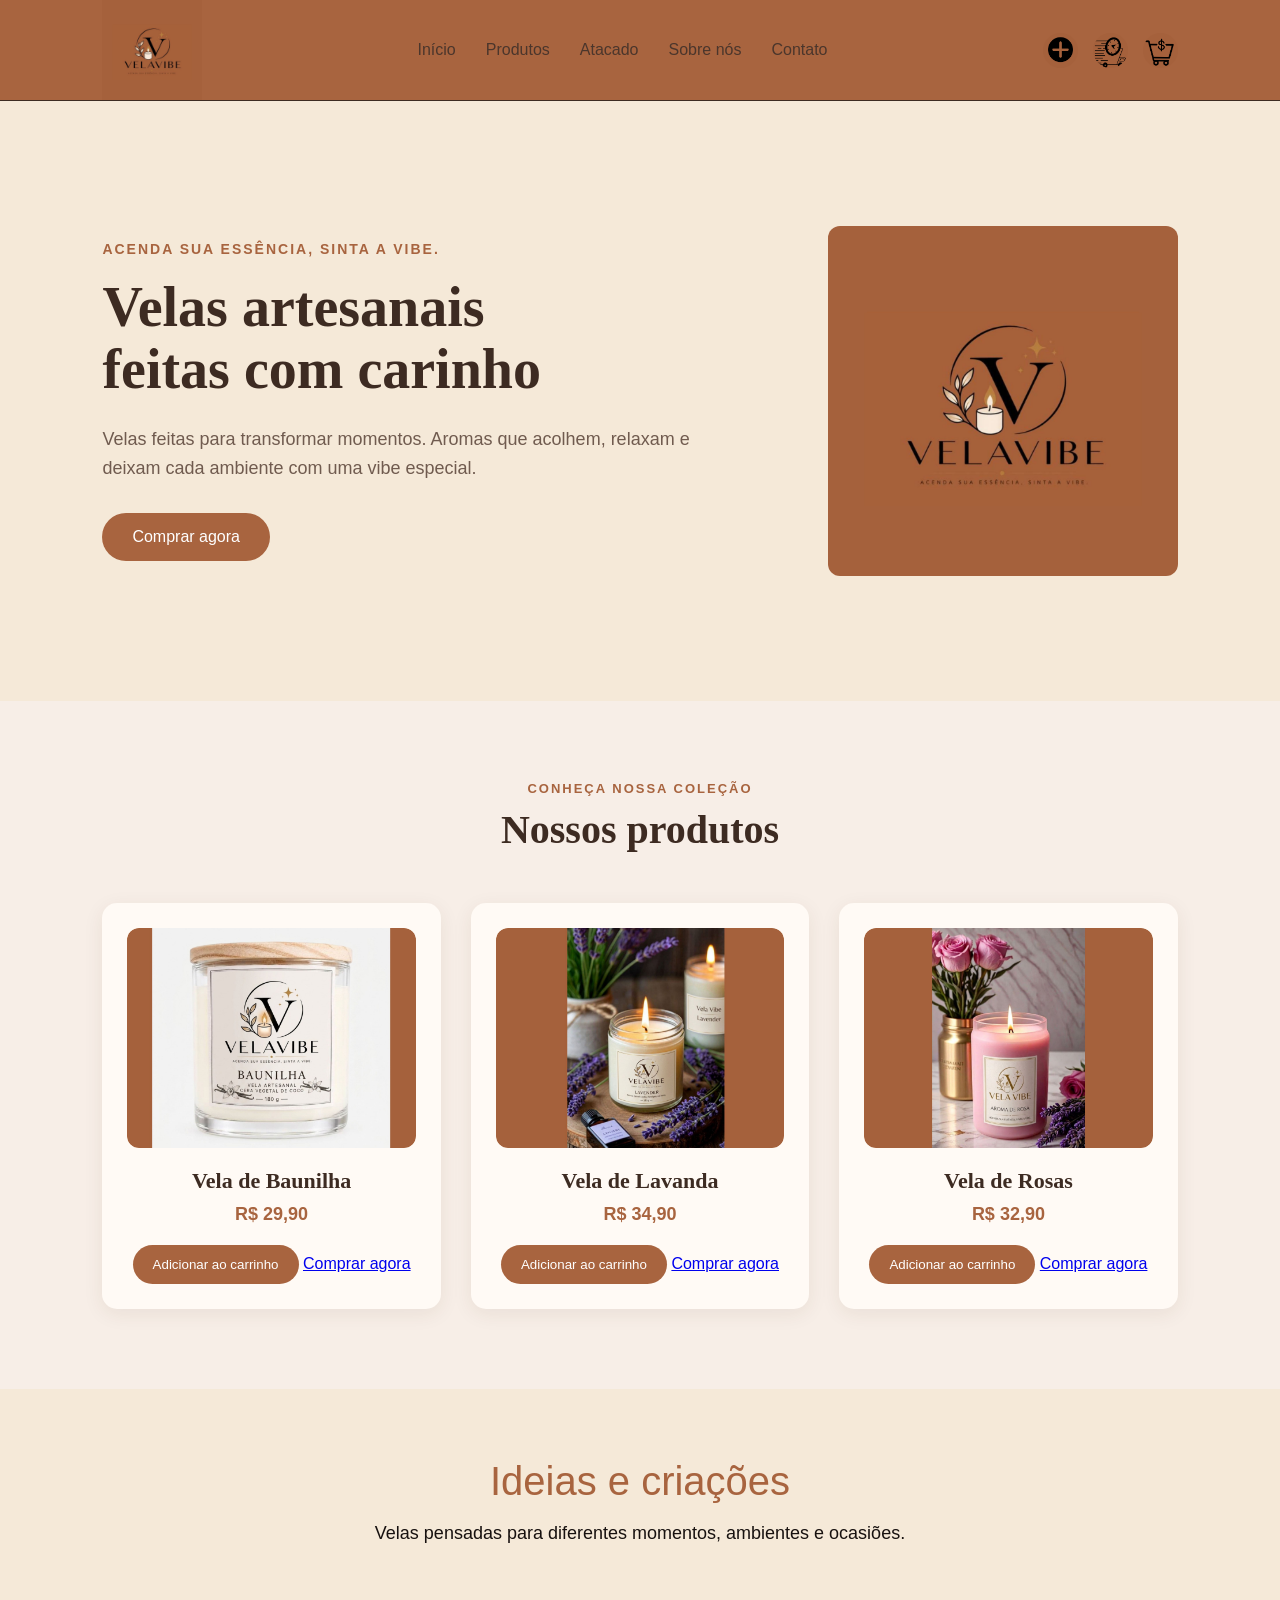
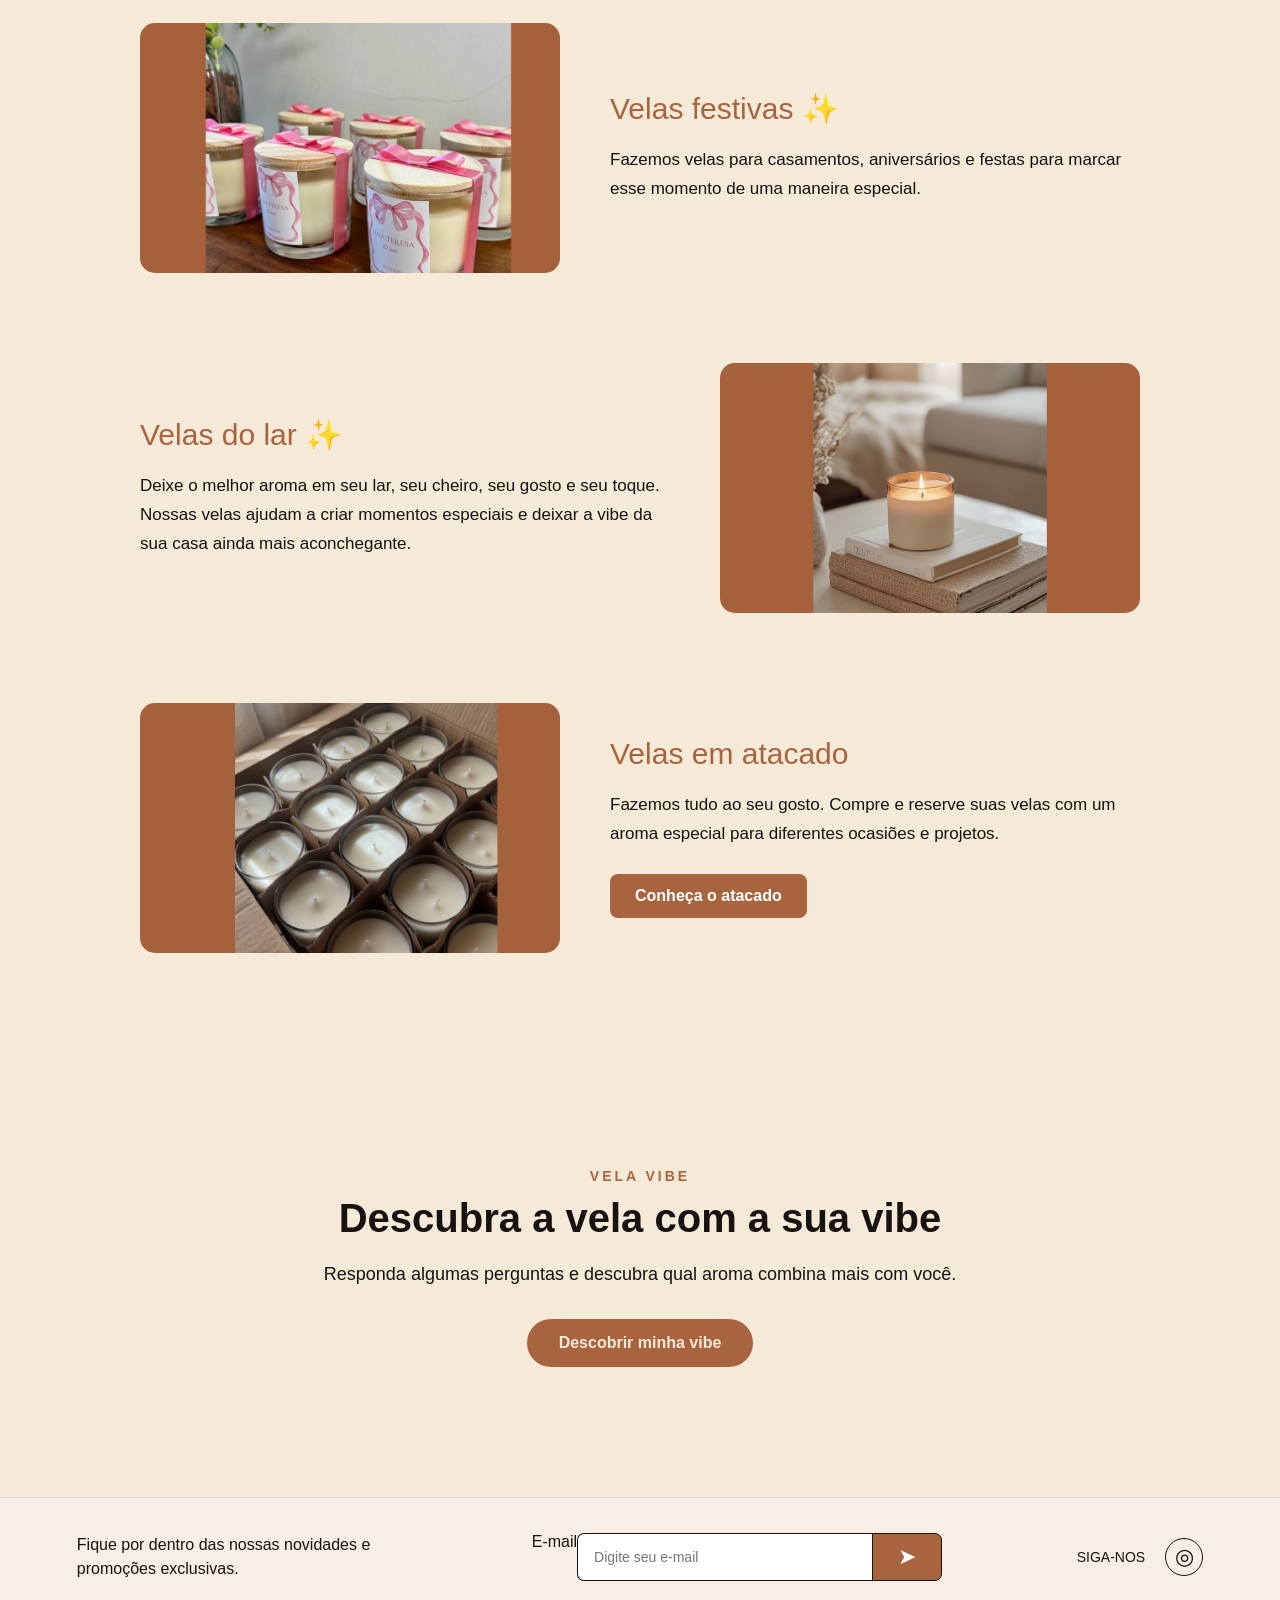
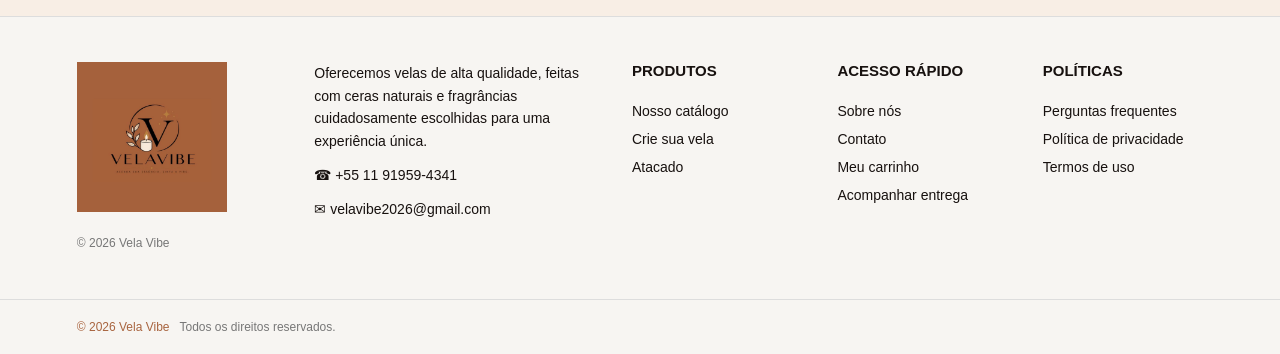
<file: TCC site de velas/index.html>
<!DOCTYPE html>
<html lang="pt-BR">

<head>
  <meta charset="UTF-8">
  <meta name="viewport" content="width=device-width, initial-scale=1.0">

  <title>Vela Vibe</title>

  <link rel="stylesheet" href="css/style.css">
</head>

<body>

<header class="cabecalho">

  <!-- LOGO -->
  <div class="logo">
    <a href="index.html">
      <img src="img/logo.jpg" alt="Logo Vela Vibe">
    </a>
  </div>

  <!-- MENU -->
  <nav class="menu">
    <a href="index.html">Início</a>
    <a href="Produtos.html">Produtos</a>
    <a href="atacado.html">Atacado</a>
    <a href="sobre.html">Sobre nós</a>
    <a href="contato.html">Contato</a>
  </nav>

  <!-- AÇÕES DO CABEÇALHO -->
  <div class="acoes-cabecalho">

    <!-- CRIE SUA VELA -->
    <a href="CrieSuaVela.html"
       class="criar-vela"
       title="Crie sua vela">

      <img src="img/criarsuavela.jpg"
           alt="Crie sua vela">

    </a>

    <!-- ACOMPANHAR ENTREGA -->
    <a href="Acompanhe.html"
       class="acompanhar-entrega"
       title="Acompanhar entrega">

      <img src="img/icone2.jpg"
           alt="Acompanhar entrega">

    </a>

    <!-- CARRINHO -->
    <a href="Carrinho.html"
       class="carrinho"
       title="Carrinho">

      <img src="img/carrinho.jpg"
           alt="Carrinho">

    </a>

  </div>

</header>


<main>

  <!-- =========================================
       HERO
  ========================================= -->

  <section class="hero">

    <div class="hero-texto">

      <p class="subtitulo">
        ACENDA SUA ESSÊNCIA, SINTA A VIBE.
      </p>

      <h1>
        Velas artesanais
        <br>
        feitas com carinho
      </h1>

      <p class="descricao">
        Velas feitas para transformar momentos.

        Aromas que acolhem, relaxam e deixam cada
        ambiente com uma vibe especial.
      </p>

      <a href="Produtos.html" class="botao">
        Comprar agora
      </a>

    </div>


    <div class="hero-imagem">
      <img src="img/logo.jpg" alt="Logo Vela Vibe">
    </div>

  </section>


  <!-- =========================================
       PRODUTOS
  ========================================= -->

  <section class="produtos">

    <div class="titulo-secao">

      <p>CONHEÇA NOSSA COLEÇÃO</p>

      <h2>Nossos produtos</h2>

    </div>


    <div class="produtos-grid">

      <!-- PRODUTO 1 -->
      <div class="produto">

        <div class="produto-imagem">
          <img src="img/baunilha.jpg"
               alt="Vela de Baunilha">
        </div>

        <h3>Vela de Baunilha</h3>

        <p>R$ 29,90</p>

        <button class="adicionar-carrinho"
                data-produto="baunilha">

          Adicionar ao carrinho

        </button>

        <a href="Compra.html?produto=baunilha"
           class="comprar-agora">

          Comprar agora

        </a>

      </div>


      <!-- PRODUTO 2 -->
      <div class="produto">

        <div class="produto-imagem">
          <img src="img/lavanda.jpg"
               alt="Vela de Lavanda">
        </div>

        <h3>Vela de Lavanda</h3>

        <p>R$ 34,90</p>

        <button class="adicionar-carrinho"
                data-produto="lavanda">

          Adicionar ao carrinho

        </button>

        <a href="Compra.html?produto=lavanda"
           class="comprar-agora">

          Comprar agora

        </a>

      </div>


      <!-- PRODUTO 3 -->
      <div class="produto">

        <div class="produto-imagem">
          <img src="img/rosas.jpg"
               alt="Vela de Rosas">
        </div>

        <h3>Vela de Rosas</h3>

        <p>R$ 32,90</p>

        <button class="adicionar-carrinho"
                data-produto="rosas">

          Adicionar ao carrinho

        </button>

        <a href="Compra.html?produto=rosas"
           class="comprar-agora">

          Comprar agora

        </a>

      </div>

    </div>

  </section>

</main>


<!-- =========================================
     IDEIAS E CRIAÇÕES
========================================= -->

<section class="ideias-criacoes">

  <div class="titulo-ideias">

    <h2>Ideias e criações</h2>

    <p>
      Velas pensadas para diferentes momentos,
      ambientes e ocasiões.
    </p>

  </div>


  <!-- VELAS FESTIVAS -->

  <div class="ideia-bloco">

    <div class="ideia-imagem">

      <img src="img/lembrancinhas.png"
           alt="Velas para ocasiões especiais">

    </div>


    <div class="ideia-texto">

      <h3>Velas festivas ✨</h3>

      <p>
        Fazemos velas para casamentos, aniversários
        e festas para marcar esse momento de uma
        maneira especial.
      </p>

    </div>

  </div>


  <!-- VELAS DO LAR -->

  <div class="ideia-bloco ideia-invertido">

    <div class="ideia-imagem">

      <img src="img/decoração.jpg"
           alt="Velas para decorar o lar">

    </div>


    <div class="ideia-texto">

      <h3>Velas do lar ✨</h3>

      <p>
        Deixe o melhor aroma em seu lar, seu cheiro,
        seu gosto e seu toque. Nossas velas ajudam
        a criar momentos especiais e deixar a vibe
        da sua casa ainda mais aconchegante.
      </p>

    </div>

  </div>


  <!-- VELAS EM ATACADO -->

  <div class="ideia-bloco">

    <div class="ideia-imagem">

      <img src="img/atacado.png"
           alt="Velas em atacado">

    </div>


    <div class="ideia-texto">

      <h3>Velas em atacado</h3>

      <p>
        Fazemos tudo ao seu gosto. Compre e reserve
        suas velas com um aroma especial para
        diferentes ocasiões e projetos.
      </p>

      <a href="atacado.html"
         class="botao-ideia">

        Conheça o atacado

      </a>

    </div>

  </div>

</section>


<!-- =========================================
     QUIZ - DESCUBRA SUA VIBE
========================================= -->

<section class="quiz-vibe" id="quiz-vibe">

  <div class="quiz-introducao">

        <span class="quiz-legenda">
            VELA VIBE
        </span>

    <h2>
      Descubra a vela com a sua vibe
    </h2>

    <p>
      Responda algumas perguntas e descubra
      qual aroma combina mais com você.
    </p>

    <button type="button"
            class="botao-iniciar-quiz"
            id="iniciar-quiz">

      Descobrir minha vibe

    </button>

  </div>


  <!-- QUIZ -->

  <div class="quiz-container"
       id="quiz-container">

    <div class="quiz-progresso">

            <span id="quiz-numero">
                Pergunta 1 de 4
            </span>

      <div class="barra-progresso">

        <div id="progresso-quiz"></div>

      </div>

    </div>


    <div class="quiz-pergunta">

      <h3 id="quiz-pergunta">
        Qual ambiente combina mais com você?
      </h3>

      <div class="quiz-opcoes"
           id="quiz-opcoes">
      </div>

    </div>


    <button type="button"
            class="botao-proxima"
            id="proxima-pergunta"
            disabled>

      Próxima pergunta

    </button>

  </div>


  <!-- RESULTADO -->

  <div class="quiz-resultado"
       id="quiz-resultado">

        <span class="resultado-legenda">
            SUA VIBE É...
        </span>

    <h2 id="resultado-titulo">
      Vela de Lavanda
    </h2>


    <div class="resultado-imagem">

      <img id="resultado-imagem"
           src="img/lavanda.jpg"
           alt="Vela de Lavanda">

    </div>


    <p id="resultado-descricao">
      Um aroma suave para momentos de tranquilidade
      e relaxamento.
    </p>


    <a href="Compra.html?produto=lavanda"
       class="botao-resultado"
       id="resultado-link">

      Conhecer minha vela

    </a>


    <button type="button"
            class="botao-refazer"
            id="refazer-quiz">

      Refazer quiz

    </button>

  </div>

</section>


<!-- =========================================
     RODAPÉ
========================================= -->

<footer class="rodape">

  <!-- NEWSLETTER -->

  <div class="newsletter">

    <div class="newsletter-texto">

      <p>
        Fique por dentro das nossas novidades e
        promoções exclusivas.
      </p>

    </div>


    <div class="newsletter-form">

      <label for="newsletter-email">
        E-mail
      </label>

      <input type="email"
             id="newsletter-email"
             name="newsletter-email"
             placeholder="Digite seu e-mail">

      <button type="button">
        ➤
      </button>

    </div>


    <div class="redes-sociais">

      <span>SIGA-NOS</span>

      <a href="#"
         aria-label="Instagram">
        ◎
      </a>

    </div>

  </div>


  <!-- INFORMAÇÕES -->

  <div class="rodape-conteudo">

    <!-- LOGO -->

    <div class="rodape-coluna logo-rodape">

      <img src="img/logo.jpg"
           alt="Vela Vibe">

      <p>
        © 2026 Vela Vibe
      </p>

    </div>


    <!-- SOBRE -->

    <div class="rodape-coluna">

      <p>
        Oferecemos velas de alta qualidade,
        feitas com ceras naturais e fragrâncias
        cuidadosamente escolhidas para uma
        experiência única.
      </p>

      <p>
        ☎ +55 11 91959-4341
      </p>

      <p>
        ✉ velavibe2026@gmail.com
      </p>

    </div>


    <!-- PRODUTOS -->

    <div class="rodape-coluna">

      <h3>PRODUTOS</h3>

      <a href="Produtos.html">
        Nosso catálogo
      </a>

      <a href="CrieSuaVela.html">
        Crie sua vela
      </a>

      <a href="atacado.html">
        Atacado
      </a>

    </div>


    <!-- ACESSO RÁPIDO -->

    <div class="rodape-coluna">

      <h3>ACESSO RÁPIDO</h3>

      <a href="sobre.html">
        Sobre nós
      </a>

      <a href="contato.html">
        Contato
      </a>

      <a href="Carrinho.html">
        Meu carrinho
      </a>

      <a href="Acompanhe.html">
        Acompanhar entrega
      </a>

    </div>


    <!-- POLÍTICAS -->

    <div class="rodape-coluna">

      <h3>POLÍTICAS</h3>

      <a href="#">
        Perguntas frequentes
      </a>

      <a href="#">
        Política de privacidade
      </a>

      <a href="#">
        Termos de uso
      </a>

    </div>

  </div>


  <!-- COPYRIGHT -->

  <div class="rodape-final">

        <span>
            © 2026 Vela Vibe
        </span>

    <span>
            Todos os direitos reservados.
        </span>

  </div>

</footer>


<script src="js/script.js"></script>

</body>
</html>
</file>
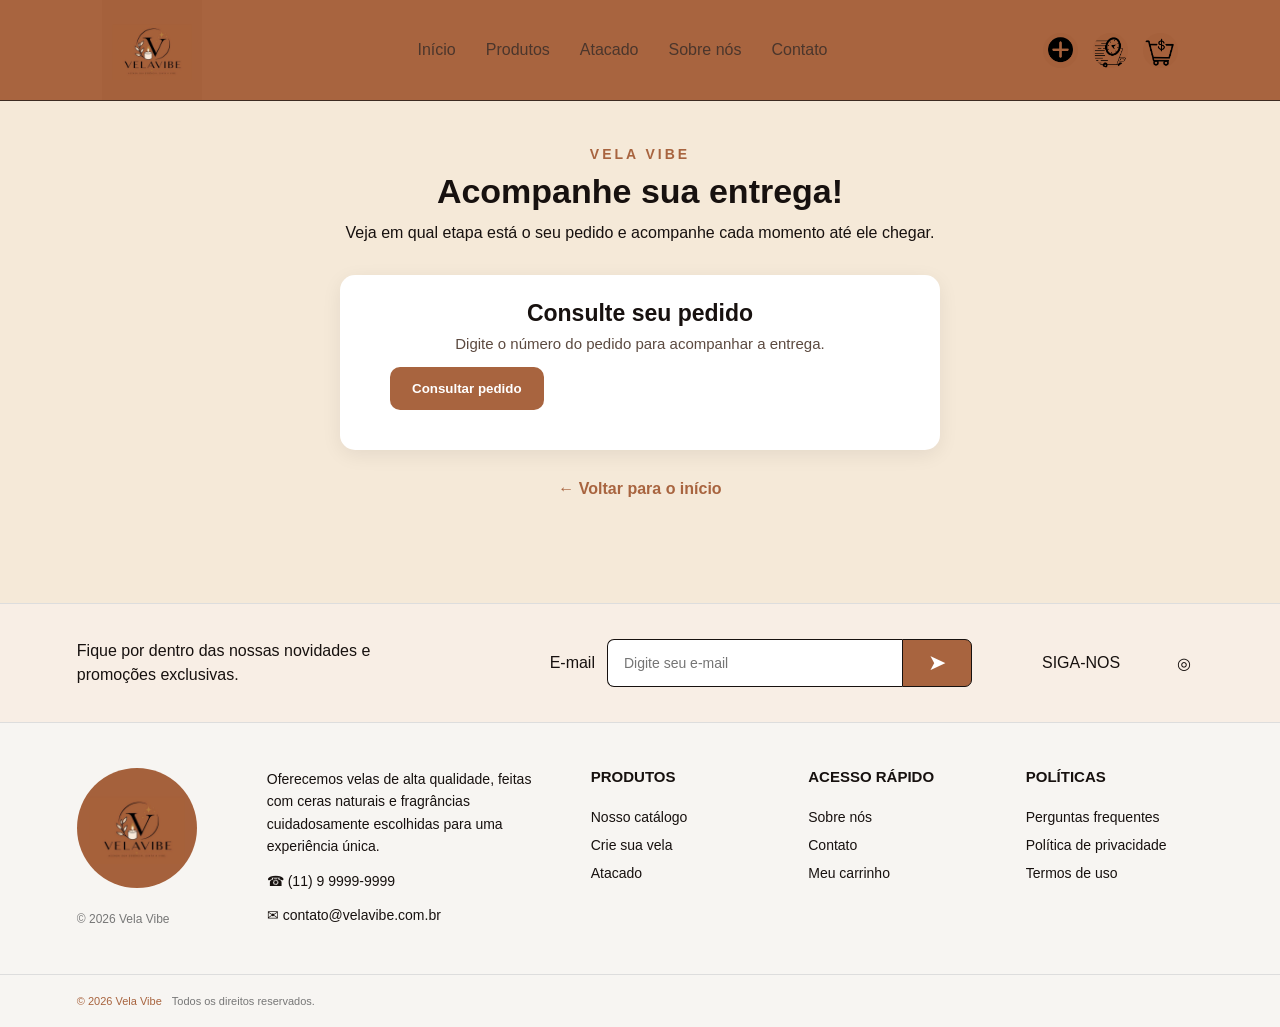
<file: Acompanhe.html>
<!DOCTYPE html>
<html lang="pt-BR">

<head>

    <meta charset="UTF-8">

    <meta
            name="viewport"
            content="width=device-width, initial-scale=1.0"
    >

    <title>Acompanhar entrega - Vela Vibe</title>

    <link rel="stylesheet" href="css/style.css">

</head>


<body>


<header class="cabecalho">

    <div class="logo">

        <a href="index.html">

            <img
                    src="img/logo.jpg"
                    alt="Logo Vela Vibe"
            >

        </a>

    </div>


    <nav class="menu">

        <a href="index.html">
            Início
        </a>

        <a href="Produtos.html">
            Produtos
        </a>

        <a href="atacado.html">
            Atacado
        </a>

        <a href="sobre.html">
            Sobre nós
        </a>

        <a href="contato.html">
            Contato
        </a>

    </nav>


    <div class="acoes-cabecalho">

        <a
                href="CrieSuaVela.html"
                class="criar-vela"
                title="Crie sua vela"
        >

            <img
                    src="img/criarsuavela.jpg"
                    alt="Crie sua vela"
            >

        </a>

        <a href="Acompanhe.html" class="acompanhar-entrega" title="Acompanhar entrega">
            <img src="img/icone2.jpg" alt="Acompanhar entrega">
        </a>

        <a
                href="Carrinho.html"
                class="carrinho"
                title="Carrinho"
        >

            <img
                    src="img/carrinho.jpg"
                    alt="Carrinho"
            >

        </a>

    </div>

</header>


<main class="acompanhar-pagina">


    <!-- =====================================
         TÍTULO
    ====================================== -->

    <section class="acompanhar-introducao">

        <span class="acompanhar-legenda">
            VELA VIBE
        </span>

        <h1>
            Acompanhe sua entrega!
        </h1>

        <p>
            Veja em qual etapa está o seu pedido
            e acompanhe cada momento até ele chegar.
        </p>

    </section>


    <!-- =====================================
         CONSULTA DO PEDIDO
    ====================================== -->

    <section class="consulta-pedido">

        <h2>
            Consulte seu pedido
        </h2>

        <p>
            Digite o número do pedido para
            acompanhar a entrega.
        </p>


        <div class="campo-pedido">

            <label
                    type="text"
                    id="numero-pedido"
                    placeholder="Ex: VV2026-001"
            >

            <button
                    type="button"
                    id="consultar-pedido"
            >
                Consultar pedido
            </button>

        </div>

        <p
                id="mensagem-pedido"
                class="mensagem-pedido"
        ></p>

    </section>


    <!-- =====================================
         INFORMAÇÕES DO PEDIDO
    ====================================== -->

    <section
            class="informacoes-pedido"
            id="informacoes-pedido"
    >

        <div class="pedido-cabecalho">

            <div>

                <span>
                    NÚMERO DO PEDIDO
                </span>

                <h2 id="numero-pedido-exibido">
                    #VV2026-001
                </h2>

            </div>


            <div class="status-pedido">

                <span>
                    STATUS
                </span>

                <strong id="status-atual">
                    Pedido realizado
                </strong>

            </div>

        </div>


        <!-- =================================
             PRODUTOS
        ================================== -->

        <div class="produto-pedido">

            <div class="icone-produto">
                🕯️
            </div>

            <div>

                <span>
                    PRODUTO
                </span>

                <h3 id="produto-pedido-nome">
                    Seu pedido Vela Vibe
                </h3>

                <p id="produto-pedido-detalhes">
                    Confira abaixo o andamento da sua entrega.
                </p>

            </div>

        </div>


        <!-- =================================
             LINHA DE PROGRESSO
        ================================== -->

        <div class="rastreamento">

            <div
                    class="etapa ativa"
                    id="etapa-1"
            >

                <div class="circulo">
                    ✓
                </div>

                <span>
                    Pedido realizado
                </span>

            </div>


            <div
                    class="linha"
                    id="linha-1"
            ></div>


            <div
                    class="etapa"
                    id="etapa-2"
            >

                <div class="circulo">
                    2
                </div>

                <span>
                    Pedido confirmado
                </span>

            </div>


            <div
                    class="linha"
                    id="linha-2"
            ></div>


            <div
                    class="etapa"
                    id="etapa-3"
            >

                <div class="circulo">
                    3
                </div>

                <span>
                    Preparando
                </span>

            </div>


            <div
                    class="linha"
                    id="linha-3"
            ></div>


            <div
                    class="etapa"
                    id="etapa-4"
            >

                <div class="circulo">
                    4
                </div>

                <span>
                    Enviado
                </span>

            </div>


            <div
                    class="linha"
                    id="linha-4"
            ></div>


            <div
                    class="etapa"
                    id="etapa-5"
            >

                <div class="circulo">
                    5
                </div>

                <span>
                    Entregue
                </span>

            </div>

        </div>


        <!-- =================================
             MENSAGEM
        ================================== -->

        <div class="mensagem-entrega">

            <span>
                🕯️
            </span>

            <p id="mensagem-entrega-texto">

                Seu pedido foi realizado com sucesso.
                Em breve começaremos a preparar sua vela!

            </p>

        </div>


        <!-- =================================
             BOTÃO DE DEMONSTRAÇÃO
        ================================== -->

        <button
                type="button"
                id="avancar-status"
                class="botao-status"
        >
            Avançar status
        </button>


    </section>


    <!-- =====================================
         VOLTAR
    ====================================== -->

    <div class="voltar-acompanhar">

        <a href="index.html">
            ← Voltar para o início
        </a>

    </div>


</main>


<footer class="rodape">

    <div class="newsletter">

        <div class="newsletter-texto">

            <p>
                Fique por dentro das nossas novidades e
                promoções exclusivas.
            </p>

        </div>


        <div class="newsletter-form">

            <label for="email">
                E-mail
            </label>

            <input
                    type="email"
                    id="email"
                    placeholder="Digite seu e-mail"
            >

            <button type="button">
                ➤
            </button>

        </div>


        <div class="redes-sociais">

            <span>
                SIGA-NOS
            </span>

            <a href="#" aria-label="Instagram">
                ◎
            </a>

        </div>

    </div>


    <div class="rodape-conteudo">


        <div class="rodape-coluna logo-rodape">

            <img
                    src="img/logo.jpg"
                    alt="Vela Vibe"
            >

            <p>
                © 2026 Vela Vibe
            </p>

        </div>


        <div class="rodape-coluna">

            <p>
                Oferecemos velas de alta qualidade,
                feitas com ceras naturais e fragrâncias
                cuidadosamente escolhidas para uma
                experiência única.
            </p>

            <p>
                ☎ (11) 9 9999-9999
            </p>

            <p>
                ✉ contato@velavibe.com.br
            </p>

        </div>


        <div class="rodape-coluna">

            <h3>
                PRODUTOS
            </h3>

            <a href="Produtos.html">
                Nosso catálogo
            </a>

            <a href="CrieSuaVela.html">
                Crie sua vela
            </a>

            <a href="atacado.html">
                Atacado
            </a>

        </div>


        <div class="rodape-coluna">

            <h3>
                ACESSO RÁPIDO
            </h3>

            <a href="sobre.html">
                Sobre nós
            </a>

            <a href="contato.html">
                Contato
            </a>

            <a href="Carrinho.html">
                Meu carrinho
            </a>

        </div>


        <div class="rodape-coluna">

            <h3>
                POLÍTICAS
            </h3>

            <a href="#">
                Perguntas frequentes
            </a>

            <a href="#">
                Política de privacidade
            </a>

            <a href="#">
                Termos de uso
            </a>

        </div>

    </div>


    <div class="rodape-final">

        <span>
            © 2026 Vela Vibe
        </span>

        <span>
            Todos os direitos reservados.
        </span>

    </div>

</footer>


<script src="js/script.js"></script>

</body>

</html>
</file>
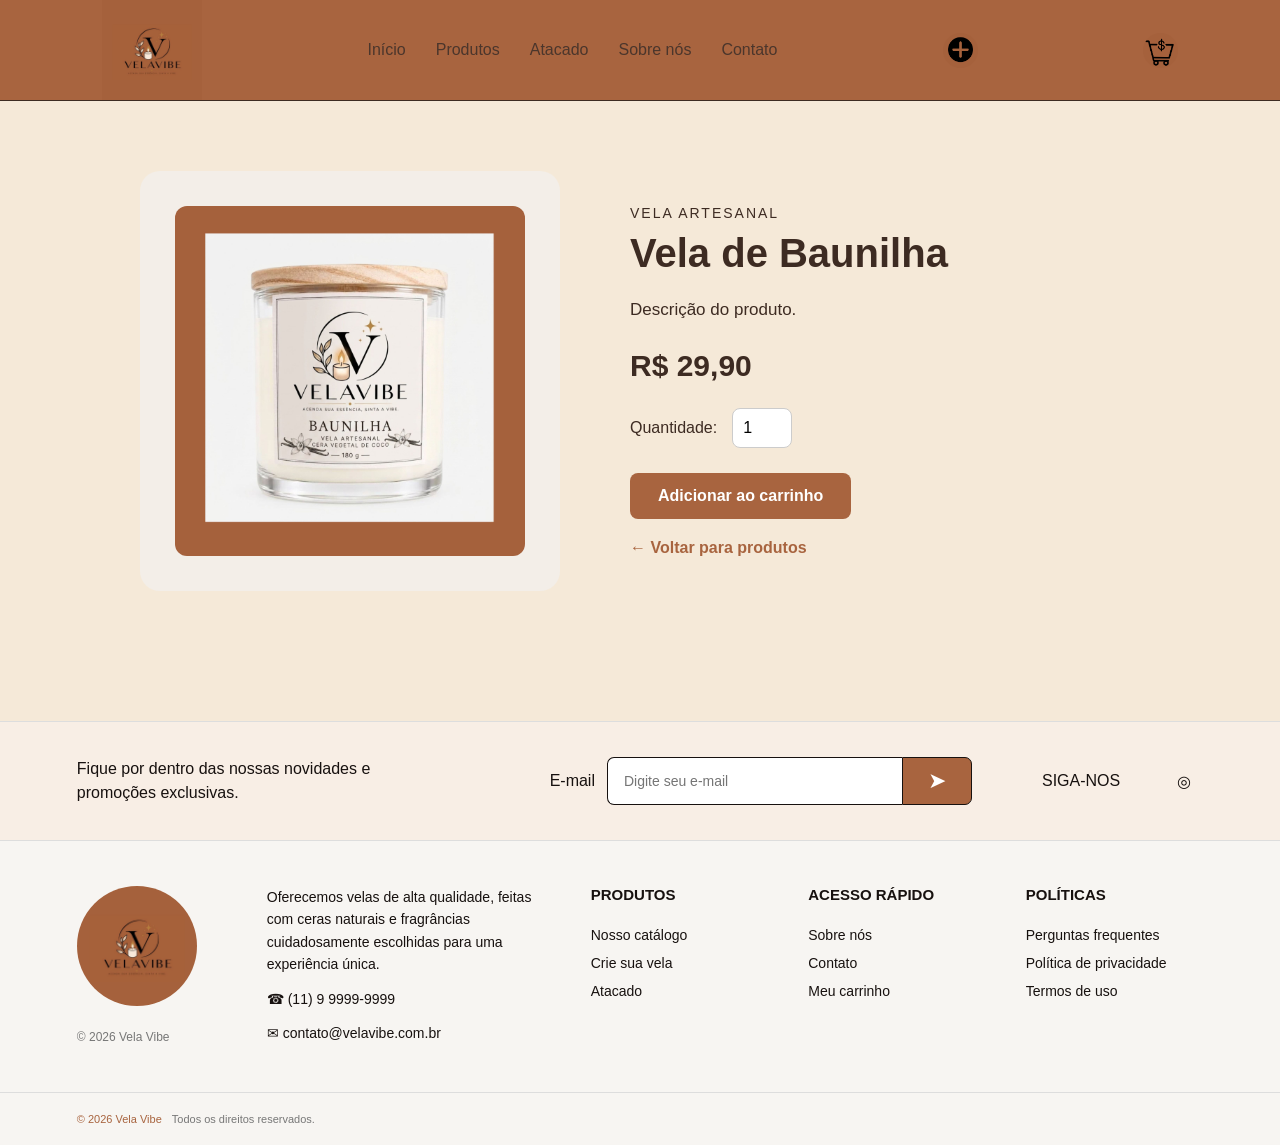
<file: Compra.html>
<!DOCTYPE html>
<html lang="pt-BR">

<head>

    <meta charset="UTF-8">

    <meta name="viewport" content="width=device-width, initial-scale=1.0">

    <title>Produtos | Vela Vibe</title>

    <link rel="stylesheet" href="css/style.css">

</head>

<body>

<header class="cabecalho">

    <div class="logo">
        <img src="img/logo.jpg" alt="Logo Vela Vibe">
    </div>

    <nav class="menu">
        <a href="index.html">Início</a>
        <a href="Produtos.html">Produtos</a>
        <a href="atacado.html">Atacado</a>
        <a href="sobre.html">Sobre nós</a>
        <a href="contato.html">Contato</a>
    </nav>

    <a href="CrieSuaVela.html" class="criar-vela" title="Crie sua vela">
        <img src="img/criarsuavela.jpg" alt="Crie sua vela">
    </a>

    <a href="Carrinho.html" class="carrinho">
        <img src="img/carrinho.jpg" alt="Carrinho">
    </a>

</header>


<main>

    <section class="pagina-compra">

        <div class="produto-detalhe">

            <div class="produto-imagem-grande" id="imagem-produto">
                <img id="imagem-produto-img" src="img/baunilha.jpg" alt="Vela de Baunilha">
            </div>


            <div class="produto-informacoes">

                <p class="categoria-produto">
                    VELA ARTESANAL
                </p>

                <h1 id="nome-produto">
                    Vela de Baunilha
                </h1>

                <p class="descricao-produto" id="descricao-produto">
                    Descrição do produto.
                </p>

                <h2 id="preco-produto">
                    R$ 29,90
                </h2>


                <div class="quantidade">

                    <label for="quantidade">
                        Quantidade:
                    </label>

                    <input
                            type="number"
                            id="quantidade"
                            value="1"
                            min="1"
                    >

                </div>


                <button class="botao-adicionar" id="adicionar-carrinho">
                    Adicionar ao carrinho
                </button>


                <a href="Produtos.html" class="voltar-produtos">
                    ← Voltar para produtos
                </a>

            </div>

        </div>

    </section>

</main>


<footer class="rodape">

    <!-- NEWSLETTER -->
    <div class="newsletter">

        <div class="newsletter-texto">
            <p>
                Fique por dentro das nossas novidades e
                promoções exclusivas.
            </p>
        </div>

        <div class="newsletter-form">

            <label for="email">E-mail</label>
            <input type="email" id="email" name="email" placeholder="Digite seu e-mail">

            <button type="button">
                ➤
            </button>
        </div>

        <div class="redes-sociais">
            <span>SIGA-NOS</span>

            <a href="#" aria-label="Instagram">
                ◎
            </a>
        </div>

    </div>


    <!-- INFORMAÇÕES -->
    <div class="rodape-conteudo">

        <!-- LOGO -->
        <div class="rodape-coluna logo-rodape">

            <img
                    src="img/logo.jpg"
                    alt="Vela Vibe"
            >

            <p>
                © 2026 Vela Vibe
            </p>

        </div>


        <!-- SOBRE -->
        <div class="rodape-coluna">

            <p>
                Oferecemos velas de alta qualidade,
                feitas com ceras naturais e fragrâncias
                cuidadosamente escolhidas para uma
                experiência única.
            </p>

            <p>
                ☎ (11) 9 9999-9999
            </p>

            <p>
                ✉ contato@velavibe.com.br
            </p>

        </div>


        <!-- PRODUTOS -->
        <div class="rodape-coluna">

            <h3>PRODUTOS</h3>

            <a href="Produtos.html">
                Nosso catálogo
            </a>

            <a href="CrieSuaVela.html">
                Crie sua vela
            </a>

            <a href="atacado.html">
                Atacado
            </a>

        </div>


        <!-- ACESSO RÁPIDO -->
        <div class="rodape-coluna">

            <h3>ACESSO RÁPIDO</h3>

            <a href="sobre.html">
                Sobre nós
            </a>

            <a href="contato.html">
                Contato
            </a>

            <a href="Carrinho.html">
                Meu carrinho
            </a>

        </div>


        <!-- POLÍTICAS -->
        <div class="rodape-coluna">

            <h3>POLÍTICAS</h3>

            <a href="#">
                Perguntas frequentes
            </a>

            <a href="#">
                Política de privacidade
            </a>

            <a href="#">
                Termos de uso
            </a>

        </div>

    </div>


    <!-- COPYRIGHT -->
    <div class="rodape-final">

        <span>
            © 2026 Vela Vibe
        </span>

        <span>
            Todos os direitos reservados.
        </span>

    </div>

</footer>



<script src="js/script.js"></script>


</body>
</file>
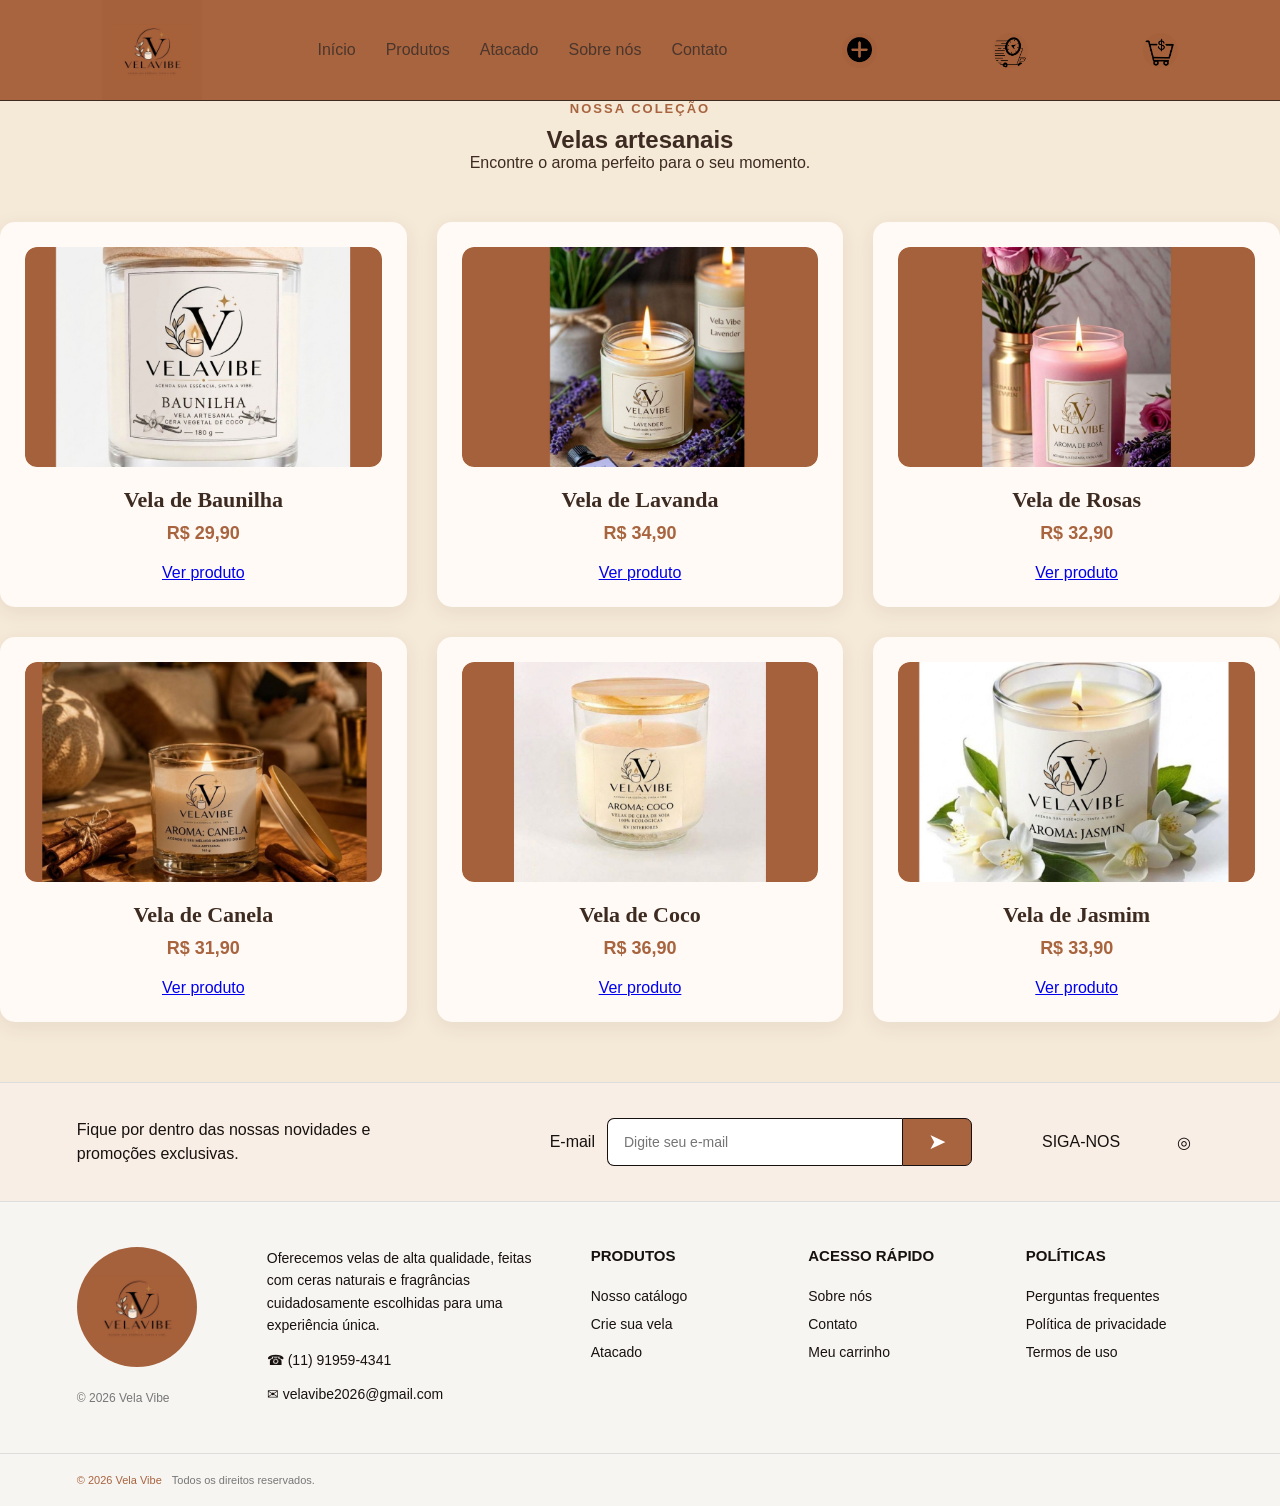
<file: Produtos.html>
<!DOCTYPE html>
  <html lang="pt-BR">

  <head>

    <meta charset="UTF-8">

    <meta name="viewport" content="width=device-width, initial-scale=1.0">

    <title>Produtos | Vela Vibe</title>

    <link rel="stylesheet" href="css/style.css">

  </head>


  <body>


  <header class="cabecalho">

    <div class="logo">
      <img src="img/logo.jpg" alt="Logo Vela Vibe">
    </div>


    <nav class="menu">
      <a href="index.html">Início</a>
      <a href="Produtos.html">Produtos</a>
      <a href="atacado.html">Atacado</a>
      <a href="sobre.html">Sobre nós</a>
      <a href="contato.html">Contato</a>
    </nav>

    <a href="CrieSuaVela.html" class="criar-vela" title="Crie sua vela">
      <img src="img/criarsuavela.jpg" alt="Crie sua vela">
    </a>

    <a href="Acompanhe.html" class="acompanhar-entrega" title="Acompanhar entrega">
      <img src="img/icone2.jpg" alt="Acompanhar entrega">
    </a>

    <a href="Carrinho.html" class="carrinho">
      <img src="img/carrinho.jpg" alt="Carrinho">
    </a>

  </header>



  <main>


    <section class="pagina-produtos">

      <div class="titulo-secao">

        <p>NOSSA COLEÇÃO</p>

        <h1>Velas artesanais</h1>

        <span>
                Encontre o aroma perfeito para o seu momento.
            </span>

      </div>



      <div class="produtos-grid">

        <!-- PRODUTO 1 -->

        <div class="produto">

          <div class="produto-imagem">
            <img src="img/baunilha.jpg" alt="Vela de Baunilha">
          </div>

          <h3>Vela de Baunilha</h3>

          <p>R$ 29,90</p>

          <a href="Compra.html?produto=baunilha" class="botao-compra">
            Ver produto
          </a>

        </div>


        <!-- PRODUTO 2 -->

        <div class="produto">

          <div class="produto-imagem">
            <img src="img/lavanda.jpg" alt="Vela de Lavanda">
          </div>

          <h3>Vela de Lavanda</h3>

          <p>R$ 34,90</p>

          <a href="Compra.html?produto=lavanda" class="botao-compra">
            Ver produto
          </a>

        </div>


        <!-- PRODUTO 3 -->

        <div class="produto">

          <div class="produto-imagem">
            <img src="img/rosas.jpg" alt="Vela de Rosas">
          </div>

          <h3>Vela de Rosas</h3>

          <p>R$ 32,90</p>

          <a href="Compra.html?produto=rosas" class="botao-compra">
            Ver produto
          </a>

        </div>


        <!-- PRODUTO 4 -->

        <div class="produto">

          <div class="produto-imagem">
            <img src="img/canela.jpg" alt="Vela de Canela">
          </div>

          <h3>Vela de Canela</h3>

          <p>R$ 31,90</p>

          <a href="Compra.html?produto=canela" class="botao-compra">
            Ver produto
          </a>

        </div>


        <!-- PRODUTO 5 -->

        <div class="produto">

          <div class="produto-imagem">
            <img src="img/coco.jpg" alt="Vela de Coco">
          </div>

          <h3>Vela de Coco</h3>

          <p>R$ 36,90</p>

          <a href="Compra.html?produto=coco" class="botao-compra">
            Ver produto
          </a>

        </div>


        <!-- PRODUTO 6 -->

        <div class="produto">

          <div class="produto-imagem">
            <img src="img/jasmim.jpg" alt="Vela de Jasmim">
          </div>

          <h3>Vela de Jasmim</h3>

          <p>R$ 33,90</p>

          <a href="Compra.html?produto=jasmim" class="botao-compra">
            Ver produto
          </a>

        </div>

      </div>

    </section>

  </main>

  <footer class="rodape">

    <!-- NEWSLETTER -->
    <div class="newsletter">

      <div class="newsletter-texto">
        <p>
          Fique por dentro das nossas novidades e
          promoções exclusivas.
        </p>
      </div>

      <div class="newsletter-form">

        <label for="email">E-mail</label>
        <input type="email" id="email" name="email" placeholder="Digite seu e-mail">

        <button type="button">
          ➤
        </button>
      </div>

      <div class="redes-sociais">
        <span>SIGA-NOS</span>

        <a href="#" aria-label="Instagram">
          ◎
        </a>
      </div>

    </div>


    <!-- INFORMAÇÕES -->
    <div class="rodape-conteudo">

      <!-- LOGO -->
      <div class="rodape-coluna logo-rodape">

        <img
                src="img/logo.jpg"
                alt="Vela Vibe"
        >

        <p>
          © 2026 Vela Vibe
        </p>

      </div>


      <!-- SOBRE -->
      <div class="rodape-coluna">

        <p>
          Oferecemos velas de alta qualidade,
          feitas com ceras naturais e fragrâncias
          cuidadosamente escolhidas para uma
          experiência única.
        </p>

        <p>
          ☎ (11) 91959-4341
        </p>

        <p>
          ✉ velavibe2026@gmail.com
        </p>

      </div>


      <!-- PRODUTOS -->
      <div class="rodape-coluna">

        <h3>PRODUTOS</h3>

        <a href="Produtos.html">
          Nosso catálogo
        </a>

        <a href="CrieSuaVela.html">
          Crie sua vela
        </a>

        <a href="atacado.html">
          Atacado
        </a>

      </div>


      <!-- ACESSO RÁPIDO -->
      <div class="rodape-coluna">

        <h3>ACESSO RÁPIDO</h3>

        <a href="sobre.html">
          Sobre nós
        </a>

        <a href="contato.html">
          Contato
        </a>

        <a href="Carrinho.html">
          Meu carrinho
        </a>

      </div>


      <!-- POLÍTICAS -->
      <div class="rodape-coluna">

        <h3>POLÍTICAS</h3>

        <a href="#">
          Perguntas frequentes
        </a>

        <a href="#">
          Política de privacidade
        </a>

        <a href="#">
          Termos de uso
        </a>

      </div>

    </div>


    <!-- COPYRIGHT -->
    <div class="rodape-final">

        <span>
            © 2026 Vela Vibe
        </span>

      <span>
            Todos os direitos reservados.
        </span>

    </div>

  </footer>

  <script src="js/script.js"></script>

  </body>

</html>
</file>
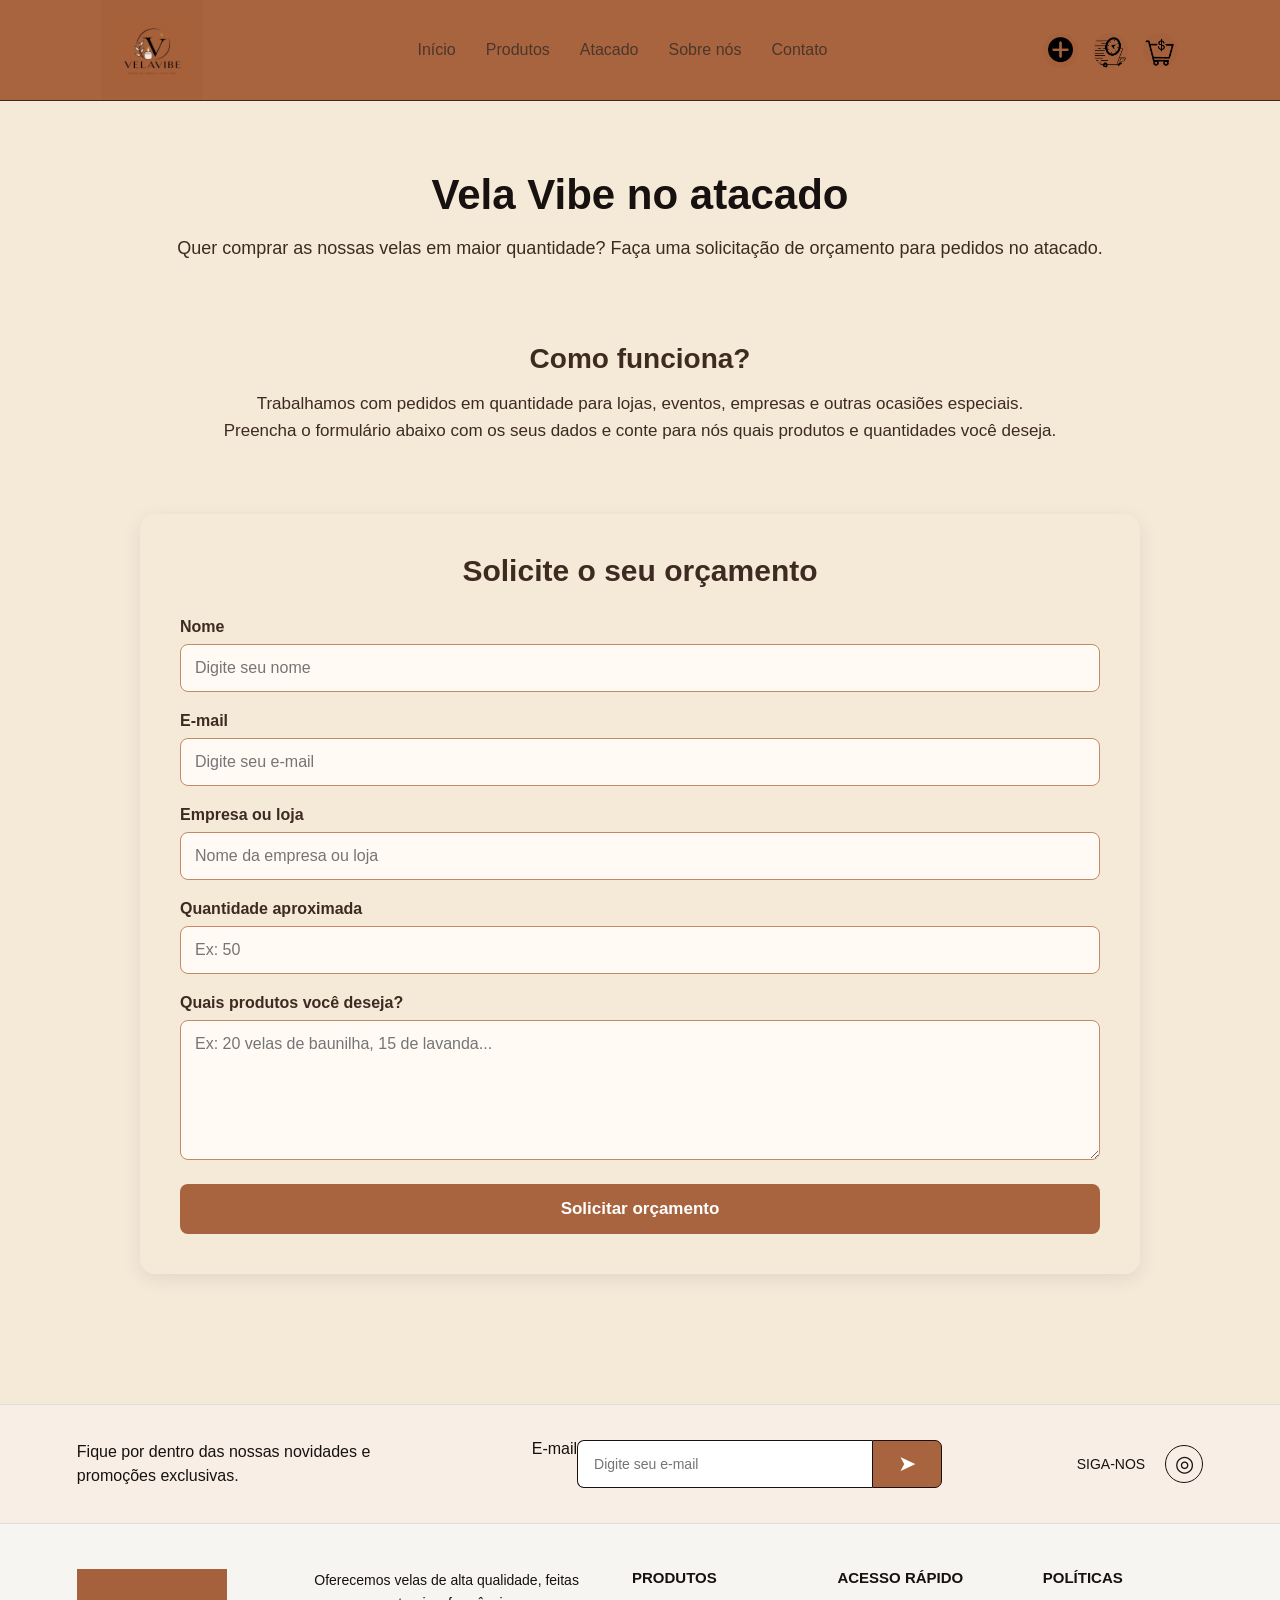
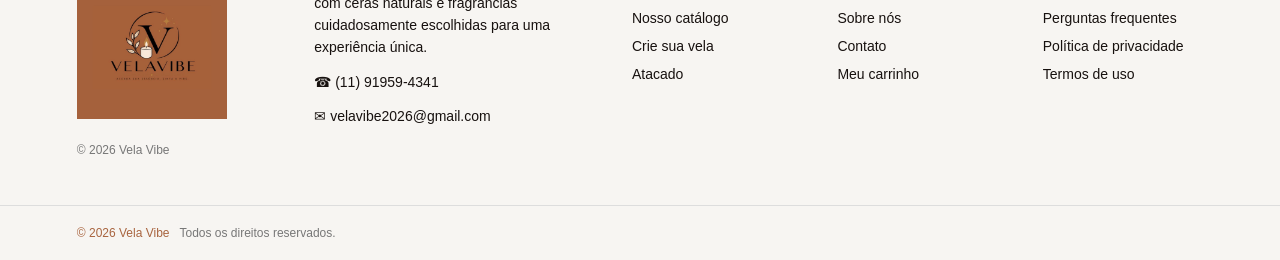
<file: TCC site de velas/atacado.html>
<!DOCTYPE html>
<html lang="pt-BR">

<head>

    <meta charset="UTF-8">

    <meta name="viewport"
          content="width=device-width, initial-scale=1.0">

    <title>Atacado - Vela Vibe</title>

    <link rel="stylesheet"
          href="css/style.css">

</head>


<body>


<header class="cabecalho">

    <div class="logo">

        <img src="img/logo.jpg"
             alt="Logo Vela Vibe">

    </div>


    <nav class="menu">

        <a href="index.html">
            Início
        </a>

        <a href="Produtos.html">
            Produtos
        </a>

        <a href="atacado.html">
            Atacado
        </a>

        <a href="sobre.html">
            Sobre nós
        </a>

        <a href="contato.html">
            Contato
        </a>

    </nav>


    <div class="acoes-cabecalho">

        <a href="CrieSuaVela.html"
           class="criar-vela"
           title="Crie sua vela">

            <img src="img/criarsuavela.jpg"
                 alt="Crie sua vela">

        </a>

        <a href="Acompanhe.html" class="acompanhar-entrega" title="Acompanhar entrega">
            <img src="img/icone2.jpg" alt="Acompanhar entrega">
        </a>

        <a href="Carrinho.html"
           class="carrinho"
           title="Carrinho">

            <img src="img/carrinho.jpg"
                 alt="Carrinho">

        </a>

    </div>

</header>



<main class="atacado-conteudo">


    <section class="atacado">


        <h1>
            Vela Vibe no atacado
        </h1>


        <p class="atacado-intro">

            Quer comprar as nossas velas em maior quantidade?

            Faça uma solicitação de orçamento para pedidos
            no atacado.

        </p>



        <div class="atacado-info">


            <h2>
                Como funciona?
            </h2>


            <p>

                Trabalhamos com pedidos em quantidade para lojas,
                eventos, empresas e outras ocasiões especiais.

            </p>


            <p>

                Preencha o formulário abaixo com os seus dados e
                conte para nós quais produtos e quantidades
                você deseja.

            </p>


        </div>



        <form

                id="formulario-atacado"

                class="formulario-atacado"

                action="https://formspree.io/f/xwlknddr"

                method="POST"

        >


            <input

                    type="hidden"

                    name="subject"

                    value="Nova solicitação de orçamento - Vela Vibe"

            >



            <h2>
                Solicite o seu orçamento
            </h2>



            <div class="campo-atacado">


                <label for="nome-atacado">
                    Nome
                </label>


                <input

                        type="text"

                        id="nome-atacado"

                        name="nome"

                        placeholder="Digite seu nome"

                        required

                >


            </div>



            <div class="campo-atacado">


                <label for="email-atacado">
                    E-mail
                </label>


                <input

                        type="email"

                        id="email-atacado"

                        name="email"

                        placeholder="Digite seu e-mail"

                        required

                >


            </div>



            <div class="campo-atacado">


                <label for="empresa-atacado">
                    Empresa ou loja
                </label>


                <input

                        type="text"

                        id="empresa-atacado"

                        name="empresa"

                        placeholder="Nome da empresa ou loja"

                >


            </div>



            <div class="campo-atacado">


                <label for="quantidade-atacado">
                    Quantidade aproximada
                </label>


                <input

                        type="number"

                        id="quantidade-atacado"

                        name="quantidade"

                        min="1"

                        placeholder="Ex: 50"

                        required

                >


            </div>



            <div class="campo-atacado">


                <label for="mensagem-atacado">
                    Quais produtos você deseja?
                </label>


                <textarea

                        id="mensagem-atacado"

                        name="mensagem"

                        rows="6"

                        placeholder="Ex: 20 velas de baunilha, 15 de lavanda..."

                        required

                ></textarea>


            </div>



            <button

                    type="submit"

                    id="enviar-atacado"

                    class="botao-atacado"

            >

                Solicitar orçamento

            </button>


        </form>


    </section>


</main>

<footer class="rodape">

    <!-- NEWSLETTER -->
    <div class="newsletter">

        <div class="newsletter-texto">
            <p>
                Fique por dentro das nossas novidades e
                promoções exclusivas.
            </p>
        </div>

        <div class="newsletter-form">

            <label for="email">E-mail</label>
            <input type="email" id="email" name="email" placeholder="Digite seu e-mail">

            <button type="button">
                ➤
            </button>
        </div>

        <div class="redes-sociais">
            <span>SIGA-NOS</span>

            <a href="#" aria-label="Instagram">
                ◎
            </a>
        </div>

    </div>


    <!-- INFORMAÇÕES -->
    <div class="rodape-conteudo">

        <!-- LOGO -->
        <div class="rodape-coluna logo-rodape">

            <img
                    src="img/logo.jpg"
                    alt="Vela Vibe"
            >

            <p>
                © 2026 Vela Vibe
            </p>

        </div>


        <!-- SOBRE -->
        <div class="rodape-coluna">

            <p>
                Oferecemos velas de alta qualidade,
                feitas com ceras naturais e fragrâncias
                cuidadosamente escolhidas para uma
                experiência única.
            </p>

            <p>
                ☎ (11) 91959-4341
            </p>

            <p>
                ✉ velavibe2026@gmail.com
            </p>

        </div>


        <!-- PRODUTOS -->
        <div class="rodape-coluna">

            <h3>PRODUTOS</h3>

            <a href="Produtos.html">
                Nosso catálogo
            </a>

            <a href="CrieSuaVela.html">
                Crie sua vela
            </a>

            <a href="atacado.html">
                Atacado
            </a>

        </div>


        <!-- ACESSO RÁPIDO -->
        <div class="rodape-coluna">

            <h3>ACESSO RÁPIDO</h3>

            <a href="sobre.html">
                Sobre nós
            </a>

            <a href="contato.html">
                Contato
            </a>

            <a href="Carrinho.html">
                Meu carrinho
            </a>

        </div>


        <!-- POLÍTICAS -->
        <div class="rodape-coluna">

            <h3>POLÍTICAS</h3>

            <a href="#">
                Perguntas frequentes
            </a>

            <a href="#">
                Política de privacidade
            </a>

            <a href="#">
                Termos de uso
            </a>

        </div>

    </div>


    <!-- COPYRIGHT -->
    <div class="rodape-final">

        <span>
            © 2026 Vela Vibe
        </span>

        <span>
            Todos os direitos reservados.
        </span>

    </div>

</footer>


<script src="js/script.js"></script>


</body>

</html>
</file>
<file: TCC site de velas/css/style.css>
/* =========================================
   CONFIGURAÇÕES GERAIS
========================================= */

* {
    margin: 0;
    padding: 0;
    box-sizing: border-box;
}

:root {
    --terracota: #A8643F;
    --creme: #F5E9D8;
    --preto: #17110F;
    --dourado: #D6A04A;
    --marrom-claro: #C58A65;
}

body {
    font-family: Arial, sans-serif;
    background-color: var(--creme);
    color: #3d2b22;
}


/* =========================================
   CABEÇALHO
========================================= */

.cabecalho {
    min-height: 80px;
    padding: 0 8%;

    display: flex;
    align-items: center;
    justify-content: space-between;

    background-color: var(--terracota);
    border-bottom: 1px solid #3d2b22;
}

.logo {
    font-size: 26px;
    font-weight: bold;
    color: var(--terracota);
}

.logo img {
    width: 100px;
    height: auto;
    display: block;
}

.menu {
    display: flex;
    align-items: center;
    gap: 30px;
}

.menu a {
    text-decoration: none;
    color: #4b362c;
    font-size: 16px;
}

.menu a:hover {
    color: var(--dourado);
}


/* AÇÕES DO CABEÇALHO */

.acoes-cabecalho {
    display: flex;
    align-items: center;
    gap: 15px;
}


/* CRIE SUA VELA */

.criar-vela {
    cursor: pointer;
    text-decoration: none;
    display: flex;
    align-items: center;
}

.criar-vela img {
    width: 35px;
    height: 35px;
    object-fit: cover;
    border-radius: 50%;
    display: block;
}

.criar-vela img:hover {
    opacity: 0.8;
}


/* ACOMPANHAR ENTREGA */

.acompanhar-entrega {
    width: 35px;
    height: 35px;

    display: flex;
    align-items: center;
    justify-content: center;

    background-color: var(--terracota);
    color: white;

    border-radius: 50%;
    text-decoration: none;

    cursor: pointer;

    transition: 0.3s;
}

.acompanhar-entrega img {
    width: 35px;
    height: 35px;

    object-fit: cover;
    border-radius: 50%;
    display: block;

    transition: 0.3s;
}

.acompanhar-entrega:hover {
    background-color: var(--dourado);
    color: var(--preto);
    transform: translateY(-2px);
}

.acompanhar-entrega img:hover {
    opacity: 0.9;
}


/* CARRINHO */

.carrinho {
    cursor: pointer;
    text-decoration: none;
    display: flex;
    align-items: center;
}

.carrinho img {
    width: 35px;
    height: 35px;
    object-fit: cover;
    border-radius: 50%;
    display: block;
}


/* =========================================
   BANNER PRINCIPAL
========================================= */

.hero {
    min-height: 600px;
    padding: 70px 8%;

    display: flex;
    align-items: center;
    justify-content: space-between;

    gap: 50px;
}

.hero-texto {
    max-width: 600px;
}

.subtitulo {
    color: var(--terracota);
    font-size: 14px;
    font-weight: bold;
    letter-spacing: 2px;
    margin-bottom: 20px;
}

.hero h1 {
    font-family: Georgia, serif;
    font-size: 56px;
    line-height: 1.1;
    margin-bottom: 25px;
}

.descricao {
    font-size: 18px;
    line-height: 1.6;
    color: #705b4f;
    margin-bottom: 30px;
}

.botao {
    border: none;
    background-color: var(--terracota);
    color: white;

    padding: 15px 30px;
    border-radius: 30px;

    font-size: 16px;
    cursor: pointer;
    text-decoration: none;
    display: inline-block;
}

.botao:hover {
    background-color: #6f472c;
}

.hero-imagem img {
    width: 100%;
    max-width: 350px;
    height: auto;

    display: block;
    margin: 0 auto;

    border-radius: 12px;
}


/* =========================================
   PRODUTOS
========================================= */

.produtos {
    padding: 80px 8%;
    background-color: #f7eee7;
}

.titulo-secao {
    text-align: center;
    margin-bottom: 50px;
}

.titulo-secao p {
    color: var(--terracota);
    font-size: 13px;
    font-weight: bold;
    letter-spacing: 2px;
    margin-bottom: 10px;
}

.titulo-secao h2 {
    font-family: Georgia, serif;
    font-size: 40px;
}

.produtos-grid {
    display: grid;
    grid-template-columns: repeat(3, 1fr);
    gap: 30px;
}

.produto {
    background-color: #fffaf5;
    padding: 25px;

    text-align: center;

    border-radius: 15px;

    box-shadow: 0 5px 20px rgba(80, 50, 30, 0.08);
}

.produto-imagem {
    height: 220px;

    background-color: #ead4bf;

    border-radius: 12px;

    display: flex;
    align-items: center;
    justify-content: center;

    font-size: 80px;

    margin-bottom: 20px;

    overflow: hidden;
}

.produto-imagem img {
    width: 100%;
    height: 100%;

    object-fit: cover;

    border-radius: 12px;
    display: block;
}

.produto h3 {
    font-family: Georgia, serif;
    font-size: 22px;
    margin-bottom: 10px;
}

.produto p {
    color: var(--terracota);
    font-size: 18px;
    font-weight: bold;
    margin-bottom: 20px;
}

.produto button {
    border: none;

    padding: 12px 20px;

    border-radius: 20px;

    background-color: var(--terracota);
    color: white;

    cursor: pointer;
}

.produto button:hover {
    background-color: #6f472c;
}


/* =========================================
   PÁGINA DE COMPRA
========================================= */

.pagina-compra {
    padding: 70px 8%;
}

.produto-detalhe {
    max-width: 1000px;
    margin: 0 auto;

    display: flex;
    align-items: center;

    gap: 70px;
}


/* IMAGEM */

.produto-imagem-grande {
    width: 420px;
    height: 420px;

    display: flex;
    align-items: center;
    justify-content: center;

    background-color: #f3eee8;

    border-radius: 20px;

    font-size: 150px;

    overflow: hidden;

    flex-shrink: 0;
}

.produto-imagem-grande img {
    width: 100%;
    max-width: 350px;
    height: 350px;

    object-fit: cover;

    display: block;
    margin: 0 auto;

    border-radius: 12px;
}


/* INFORMAÇÕES */

.produto-informacoes {
    flex: 1;
}

.categoria-produto {
    font-size: 14px;
    letter-spacing: 2px;
    margin-bottom: 10px;
}

.produto-informacoes h1 {
    font-size: 40px;
    margin-bottom: 20px;
}

.descricao-produto {
    font-size: 17px;
    line-height: 1.7;
    margin-bottom: 25px;
}

.produto-informacoes h2 {
    font-size: 30px;
    margin-bottom: 25px;
}


/* QUANTIDADE */

.quantidade {
    display: flex;
    align-items: center;
    gap: 15px;
    margin-bottom: 25px;
}

.quantidade input {
    width: 60px;

    padding: 10px;

    border: 1px solid #ccc;
    border-radius: 8px;

    font-size: 16px;
}


/* BOTÃO ADICIONAR */

.botao-adicionar {
    display: block;

    padding: 14px 28px;

    border: none;
    border-radius: 8px;

    background-color: var(--terracota);
    color: white;

    font-size: 16px;
    font-weight: bold;

    cursor: pointer;
}

.botao-adicionar:hover {
    background-color: var(--dourado);
    color: var(--preto);
}


/* VOLTAR */

.voltar-produtos {
    display: inline-block;

    margin-top: 20px;

    text-decoration: none;
    color: var(--terracota);
    font-weight: bold;
}

.voltar-produtos:hover {
    text-decoration: underline;
}


/* =========================================
   CARRINHO
========================================= */

.carrinho-conteudo {
    max-width: 900px;

    margin: 40px auto;

    padding: 20px;
}

.item-carrinho {
    background-color: #fff;

    border-radius: 12px;

    padding: 20px;

    margin-bottom: 20px;

    box-shadow: 0 3px 10px rgba(0, 0, 0, 0.08);
}

.item-carrinho h3 {
    margin-top: 0;
    margin-bottom: 10px;
}

.item-carrinho p {
    margin: 8px 0;
}


/* CONTROLE DE QUANTIDADE */

.controle-quantidade {
    display: flex;

    align-items: center;

    gap: 12px;

    margin: 15px 0;
}

.controle-quantidade button {
    width: 35px;
    height: 35px;

    border: none;
    border-radius: 8px;

    cursor: pointer;

    font-size: 20px;

    background-color: var(--terracota);
    color: white;
}

.controle-quantidade button:hover {
    background-color: var(--dourado);
    color: var(--preto);
}

.controle-quantidade span {
    font-size: 18px;
    font-weight: bold;
}


/* REMOVER */

.remover {
    border: none;

    padding: 8px 14px;

    border-radius: 8px;

    cursor: pointer;

    font-size: 14px;

    background-color: var(--terracota);
    color: white;
}

.remover:hover {
    background-color: var(--preto);
}


/* RESUMO */

.resumo-carrinho {
    max-width: 900px;

    margin: 20px auto 50px;

    padding: 25px;

    border-radius: 12px;

    background-color: #fff;

    box-shadow: 0 3px 10px rgba(0, 0, 0, 0.08);
}

.resumo-carrinho h2 {
    margin-top: 0;
}

.resumo-carrinho p {
    font-size: 18px;
}

.resumo-carrinho strong {
    font-size: 22px;
}

#finalizar-compra {
    width: 100%;

    padding: 14px;

    border: none;

    border-radius: 8px;

    cursor: pointer;

    font-size: 17px;
    font-weight: bold;

    background-color: var(--terracota);
    color: white;
}

#finalizar-compra:hover {
    background-color: var(--dourado);
    color: var(--preto);
}


/* =========================================
   FINALIZAÇÃO
========================================= */

.finalizar-conteudo {
    max-width: 1000px;

    margin: 40px auto;

    padding: 20px;
}

.finalizar-conteudo h1 {
    text-align: center;
    margin-bottom: 35px;
}

.finalizar-area {
    display: grid;

    grid-template-columns: 1fr 1fr;

    gap: 30px;
}

.dados-cliente,
.resumo-final {
    background-color: #fff;

    padding: 25px;

    border-radius: 12px;

    box-shadow: 0 3px 10px rgba(0, 0, 0, 0.08);
}

.dados-cliente h2,
.resumo-final h2 {
    margin-top: 0;
    margin-bottom: 20px;
}

.dados-cliente form {
    display: flex;
    flex-direction: column;
}

.dados-cliente label {
    margin-top: 12px;
    margin-bottom: 6px;

    font-weight: bold;
}

.dados-cliente input,
.dados-cliente select {
    padding: 12px;

    border: 1px solid #ccc;

    border-radius: 8px;

    font-size: 15px;
}

#confirmar-compra {
    margin-top: 25px;

    padding: 14px;

    border: none;

    border-radius: 8px;

    cursor: pointer;

    font-size: 17px;
    font-weight: bold;

    background-color: var(--terracota);
    color: white;
}

#confirmar-compra:hover {
    background-color: var(--dourado);
    color: var(--preto);
}

.resumo-final p {
    font-size: 17px;
    margin: 15px 0;
}

.resumo-final strong {
    font-size: 22px;
}

#resumo-produtos {
    margin-bottom: 20px;
}

#resumo-produtos p {
    font-size: 15px;
}


/* =========================================
   TELA DE SUCESSO
========================================= */

.sucesso-conteudo {
    min-height: 70vh;

    display: flex;

    flex-direction: column;

    justify-content: center;

    align-items: center;

    padding: 40px 20px;
}

.caixa-sucesso {
    width: 100%;
    max-width: 550px;

    text-align: center;

    background-color: #fff;

    padding: 40px 30px;

    border-radius: 16px;

    box-shadow: 0 4px 15px rgba(0, 0, 0, 0.08);
}

.icone-sucesso {
    width: 180px;
    height: 180px;

    margin: 0 auto 20px;

    display: flex;

    align-items: center;
    justify-content: center;
}

.icone-sucesso img {
    width: 100%;
    height: 100%;

    object-fit: cover;

    border-radius: 20px;
}

.caixa-sucesso h1 {
    margin-bottom: 15px;
}

.caixa-sucesso p {
    font-size: 17px;
    margin: 8px 0;
}


/* BOTÕES */

.botao-voltar {
    display: inline-block;

    margin-top: 25px;

    padding: 13px 25px;

    border-radius: 8px;

    text-decoration: none;

    font-weight: bold;
}

.link-inicio {
    display: inline-block;

    margin-top: 18px;

    text-decoration: none;
}

.avaliacao {
    width: 90%;
    max-width: 700px;

    margin: 35px auto;

    padding: 20px;

    text-align: center;
}

.avaliacao h2 {
    color: var(--preto);
    margin-bottom: 10px;
}

.avaliacao p {
    margin-bottom: 25px;
    color: var(--preto);
}

.botao-avaliacao {
    display: inline-block;

    padding: 14px 30px;

    background-color: var(--terracota);
    color: white;

    text-decoration: none;

    font-weight: bold;

    border-radius: 8px;

    transition: 0.3s;
}

.botao-avaliacao:hover {
    background-color: var(--marrom-claro);
    transform: translateY(-2px);
}

.botoes-sucesso {
    display: flex;

    justify-content: center;
    align-items: center;

    gap: 15px;

    flex-wrap: wrap;

    margin-top: 30px;
}

.botoes-sucesso a {
    display: inline-block;

    padding: 12px 22px;

    background-color: var(--terracota);
    color: white;

    text-decoration: none;

    font-weight: bold;

    border-radius: 8px;

    transition: 0.3s;
}

.botoes-sucesso a:hover {
    background-color: var(--marrom-claro);

    transform: translateY(-2px);
}


/* =========================================
   SOBRE NÓS
========================================= */

.sobre-conteudo {
    padding: 80px 10%;
}

.sobre {
    max-width: 900px;

    margin: 0 auto;

    text-align: center;
}

.sobre h1 {
    font-size: 42px;
    margin-bottom: 30px;
}

.sobre h2 {
    font-size: 30px;

    margin-top: 40px;
    margin-bottom: 20px;
}

.sobre p {
    font-size: 18px;

    line-height: 1.8;

    margin-bottom: 20px;
}


/* SEÇÕES */

.sobre-secao {
    width: 100%;

    max-width: 1100px;

    min-height: 350px;

    margin: 0 auto;

    padding: 50px 40px;

    display: flex;

    align-items: center;

    justify-content: space-between;

    gap: 50px;
}

.sobre-secao-invertida {
    flex-direction: row-reverse;
}

.sobre-texto {
    flex: 1;
}

.sobre-texto h1,
.sobre-texto h2 {
    color: var(--preto);

    margin-bottom: 20px;
}

.sobre-texto h1 {
    font-size: 42px;
}

.sobre-texto h2 {
    font-size: 34px;
}

.sobre-texto p {
    font-size: 17px;

    line-height: 1.7;

    margin-bottom: 18px;
}

.sobre-legenda {
    display: block;

    color: var(--terracota);

    font-size: 14px;

    font-weight: bold;

    letter-spacing: 2px;

    margin-bottom: 10px;
}

.sobre-imagem {
    width: 380px;
    height: 250px;

    overflow: hidden;

    border-radius: 18px;

    flex-shrink: 0;
}

.sobre-imagem img {
    width: 100%;
    height: 100%;

    object-fit: cover;

    display: block;
}

.botao-sobre {
    display: inline-block;

    margin-top: 15px;

    padding: 12px 24px;

    background-color: var(--terracota);
    color: white;

    text-decoration: none;

    border-radius: 8px;

    font-weight: bold;

    transition: 0.3s;
}

.botao-sobre:hover {
    background-color: var(--dourado);
    color: var(--preto);
}


/* =========================================
   CONTATO
========================================= */

.contato-conteudo {
    padding: 70px 10%;
}

.contato {
    max-width: 700px;

    margin: 0 auto;
}

.contato h1 {
    text-align: center;

    font-size: 42px;

    margin-bottom: 15px;
}

.contato > p {
    text-align: center;

    margin-bottom: 35px;
}

.contato form {
    display: flex;

    flex-direction: column;

    gap: 10px;
}

.contato label {
    font-weight: bold;

    margin-top: 10px;
}

.contato input,
.contato textarea {
    padding: 12px;

    border: 1px solid var(--marrom-claro);

    border-radius: 8px;

    font-family: Arial, sans-serif;

    font-size: 16px;
}

.contato textarea {
    resize: vertical;
}

#enviar-contato {
    margin-top: 20px;

    padding: 14px;

    border: none;

    border-radius: 8px;

    background-color: var(--terracota);

    color: white;

    font-size: 16px;

    cursor: pointer;
}

#enviar-contato:hover {
    background-color: var(--preto);
}


/* =========================================
   ATACADO
========================================= */

.atacado-conteudo {
    padding: 70px 8%;

    min-height: 600px;
}

.atacado {
    max-width: 1000px;

    margin: 0 auto;
}

.atacado h1 {
    text-align: center;

    font-size: 42px;

    margin-bottom: 15px;

    color: var(--preto);
}

.atacado > p {
    text-align: center;

    font-size: 18px;

    line-height: 1.6;

    margin-bottom: 50px;
}

.atacado-info {
    background-color: var(--creme);

    padding: 30px;

    border-radius: 12px;

    margin-bottom: 40px;

    text-align: center;
}

.atacado-info h2 {
    font-size: 28px;

    margin-bottom: 15px;
}

.atacado-info p {
    font-size: 17px;

    line-height: 1.6;
}

.formulario-atacado {
    background-color: var(--creme);

    padding: 40px;

    border-radius: 15px;

    box-shadow: 0 5px 20px rgba(0, 0, 0, 0.08);
}

.formulario-atacado h2 {
    text-align: center;

    font-size: 30px;

    margin-bottom: 30px;
}

.campo-atacado {
    margin-bottom: 20px;
}

.campo-atacado label {
    display: block;

    font-weight: bold;

    margin-bottom: 8px;
}

.campo-atacado input,
.campo-atacado textarea {
    width: 100%;

    padding: 14px;

    border: 1px solid var(--marrom-claro);

    border-radius: 8px;

    background-color: #fffaf4;

    font-size: 16px;

    font-family: Arial, sans-serif;
}

.campo-atacado input:focus,
.campo-atacado textarea:focus {
    outline: none;

    border: 2px solid var(--terracota);
}

.campo-atacado textarea {
    min-height: 140px;

    resize: vertical;
}

.botao-atacado {
    display: block;

    width: 100%;

    padding: 15px;

    margin-top: 10px;

    border: none;

    border-radius: 8px;

    background-color: var(--terracota);

    color: white;

    font-size: 17px;

    font-weight: bold;

    cursor: pointer;
}

.botao-atacado:hover {
    background-color: #8f5032;
}


/* =========================================
   CRIE SUA VELA
========================================= */

.crie-vela-conteudo {
    padding: 50px 20px;
}

.crie-vela {
    max-width: 1100px;

    margin: 0 auto;
}

.titulo-crie-vela {
    text-align: center;

    margin-bottom: 50px;
}

.titulo-crie-vela h1 {
    font-size: 42px;

    margin: 10px 0;

    color: var(--preto);
}

.titulo-crie-vela p {
    max-width: 700px;

    margin: 10px auto;

    line-height: 1.6;
}

.titulo-crie-vela p:first-child {
    font-size: 14px;

    font-weight: bold;

    letter-spacing: 2px;
}


/* ETAPAS */

.etapa-personalizacao {
    margin-bottom: 45px;
}

.etapa-personalizacao h2 {
    text-align: center;

    margin-bottom: 25px;

    color: var(--preto);
}


/* TAMANHOS */

.tamanhos-velas {
    display: grid;

    grid-template-columns: repeat(3, 1fr);

    gap: 25px;
}

.tamanho-vela {
    background-color: var(--creme);

    padding: 25px;

    border-radius: 15px;

    text-align: center;
}

.tamanho-vela h2 {
    font-size: 27px;

    margin-bottom: 10px;
}

.tamanho-vela h3 {
    font-size: 24px;

    margin-bottom: 10px;
}

.peso-vela {
    font-weight: bold;

    color: var(--terracota);

    font-size: 18px;

    margin-bottom: 20px;
}

.informacoes-vela {
    margin: 20px 0;

    text-align: left;
}

.informacoes-vela p {
    margin: 8px 0;

    line-height: 1.5;
}

.descricao-tamanho {
    line-height: 1.5;

    min-height: 70px;
}


/* BOTÕES DE TAMANHO */

.selecionar-tamanho {
    border: none;

    padding: 12px 20px;

    background-color: var(--terracota);

    color: white;

    border-radius: 8px;

    cursor: pointer;

    font-size: 16px;
}

.selecionar-tamanho:hover {
    opacity: 0.85;
}

.selecionar-tamanho.selecionado {
    background-color: var(--dourado);

    color: var(--preto);
}


/* AROMAS */

.aromas {
    display: grid;

    grid-template-columns: repeat(3, 1fr);

    gap: 15px;

    max-width: 800px;

    margin: 0 auto;
}

.selecionar-aroma {
    padding: 15px;

    border: 2px solid var(--marrom-claro);

    background-color: var(--creme);

    border-radius: 8px;

    cursor: pointer;

    font-size: 16px;
}

.selecionar-aroma:hover {
    background-color: var(--marrom-claro);

    color: white;
}

.selecionar-aroma.selecionado {
    background-color: var(--terracota);

    color: white;
}


/* CORES */

.cores-vela {
    display: grid;

    grid-template-columns: repeat(5, 1fr);

    gap: 15px;

    max-width: 800px;

    margin: 0 auto;
}

.selecionar-cor {
    padding: 15px;

    border: 2px solid var(--marrom-claro);

    background-color: var(--creme);

    border-radius: 8px;

    cursor: pointer;

    font-size: 16px;
}

.selecionar-cor:hover {
    opacity: 0.85;
}

.selecionar-cor.selecionado {
    background-color: var(--terracota);

    color: white;
}


/* NOME NO POTE */

.nome-personalizado {
    display: block;

    width: 100%;

    max-width: 600px;

    margin: 15px auto 0;

    padding: 15px;

    border: 2px solid var(--marrom-claro);

    border-radius: 8px;

    background-color: #fffaf3;

    font-size: 16px;
}


/* RESUMO */

.resumo-vela {
    max-width: 600px;

    margin: 40px auto;

    padding: 30px;

    background-color: var(--creme);

    border-radius: 15px;
}

.resumo-vela h2 {
    text-align: center;

    margin-bottom: 25px;
}

.resumo-vela p {
    margin: 12px 0;

    line-height: 1.5;
}

.resumo-vela span {
    margin-left: 5px;
}


/* BOTÃO FINAL */

#adicionar-vela-personalizada {
    display: block;

    margin: 30px auto;
}


/* =========================================
   IDEIAS E CRIAÇÕES
========================================= */

.ideias-criacoes {
    width: 100%;

    padding: 70px 8%;

    background-color: var(--creme);
}

.titulo-ideias {
    text-align: center;

    margin-bottom: 60px;
}

.titulo-ideias h2 {
    margin: 0 0 15px;

    color: var(--terracota);

    font-size: 40px;

    font-weight: 500;
}

.titulo-ideias p {
    max-width: 650px;

    margin: 0 auto;

    color: var(--preto);

    font-size: 18px;

    line-height: 1.6;
}


/* CADA BLOCO */

.ideia-bloco {
    max-width: 1000px;

    min-height: 280px;

    margin: 0 auto 60px;

    display: flex;

    align-items: center;

    gap: 50px;
}

.ideia-invertido {
    flex-direction: row-reverse;
}


/* IMAGEM */

.ideia-imagem {
    width: 42%;

    height: 250px;

    overflow: hidden;

    border-radius: 15px;

    flex-shrink: 0;
}

.ideia-imagem img {
    width: 100%;
    height: 100%;

    object-fit: cover;

    display: block;
}


/* TEXTO */

.ideia-texto {
    flex: 1;
}

.ideia-texto h3 {
    margin: 0 0 20px;

    color: var(--terracota);

    font-size: 30px;

    font-weight: 500;
}

.ideia-texto p {
    margin: 0;

    color: var(--preto);

    font-size: 17px;

    line-height: 1.7;
}


/* BOTÃO */

.botao-ideia {
    display: inline-block;

    margin-top: 25px;

    padding: 13px 25px;

    background-color: var(--terracota);

    color: white;

    text-decoration: none;

    border-radius: 8px;

    font-weight: bold;

    transition: 0.3s;
}

.botao-ideia:hover {
    background-color: var(--dourado);

    color: var(--preto);
}


/* =========================================
   QUIZ - DESCUBRA SUA VIBE
========================================= */

.quiz-vibe {
    width: 100%;

    padding: 70px 8%;

    background-color: var(--creme);

    text-align: center;
}

.quiz-introducao {
    max-width: 800px;

    margin: 0 auto;
}

.quiz-legenda,
.resultado-legenda {
    display: block;

    color: var(--terracota);

    font-size: 14px;

    font-weight: bold;

    letter-spacing: 3px;

    margin-bottom: 12px;
}

.quiz-introducao h2 {
    color: var(--preto);

    font-size: 40px;

    margin-bottom: 18px;
}

.quiz-introducao p {
    color: var(--preto);

    font-size: 18px;

    line-height: 1.7;

    margin-bottom: 30px;
}


/* BOTÃO INICIAR */

.botao-iniciar-quiz {
    border: none;

    padding: 15px 32px;

    background-color: var(--terracota);

    color: var(--creme);

    border-radius: 30px;

    font-size: 16px;

    font-weight: bold;

    cursor: pointer;

    transition: 0.3s;
}

.botao-iniciar-quiz:hover {
    background-color: var(--dourado);

    color: var(--preto);
}


/* CONTAINER */

.quiz-container {
    display: none;

    width: 100%;

    max-width: 750px;

    margin: 40px auto 0;

    padding: 35px;

    background-color: white;

    border-radius: 20px;

    box-shadow: 0 5px 20px rgba(0, 0, 0, 0.08);
}


/* PROGRESSO */

.quiz-progresso {
    margin-bottom: 30px;
}

.quiz-progresso span {
    display: block;

    color: var(--terracota);

    font-weight: bold;

    margin-bottom: 10px;
}

.barra-progresso {
    width: 100%;

    height: 8px;

    background-color: #ead4bf;

    border-radius: 10px;

    overflow: hidden;
}

#progresso-quiz {
    width: 25%;

    height: 100%;

    background-color: var(--terracota);

    border-radius: 10px;

    transition: width 0.4s;
}


/* PERGUNTA */

.quiz-pergunta h3 {
    color: var(--preto);

    font-size: 25px;

    line-height: 1.4;

    margin-bottom: 30px;
}


/* OPÇÕES */

.quiz-opcoes {
    display: grid;

    grid-template-columns: 1fr 1fr;

    gap: 15px;
}

.quiz-opcao {
    width: 100%;

    min-height: 65px;

    padding: 15px;

    background-color: var(--creme);

    color: var(--preto);

    border: 2px solid #e5cdb8;

    border-radius: 12px;

    font-size: 16px;

    cursor: pointer;

    transition: 0.3s;
}

.quiz-opcao:hover {
    border-color: var(--terracota);

    transform: translateY(-2px);
}

.quiz-opcao.selecionada {
    background-color: var(--terracota);

    border-color: var(--terracota);

    color: var(--creme);
}


/* PRÓXIMA */

.botao-proxima {
    margin-top: 30px;

    padding: 14px 35px;

    border: none;

    border-radius: 25px;

    background-color: var(--terracota);

    color: var(--creme);

    font-size: 16px;

    font-weight: bold;

    cursor: pointer;
}

.botao-proxima:hover:not(:disabled) {
    background-color: var(--dourado);

    color: var(--preto);
}

.botao-proxima:disabled {
    opacity: 0.5;

    cursor: not-allowed;
}


/* RESULTADO */

.quiz-resultado {
    display: none;

    width: 100%;

    max-width: 750px;

    margin: 40px auto 0;

    padding: 35px;

    background-color: white;

    border-radius: 20px;

    box-shadow: 0 5px 20px rgba(0, 0, 0, 0.08);
}

.quiz-resultado h2 {
    color: var(--preto);

    font-size: 32px;

    margin-bottom: 25px;
}

.resultado-imagem {
    width: 260px;
    height: 260px;

    margin: 0 auto 25px;

    border-radius: 15px;

    overflow: hidden;
}

.resultado-imagem img {
    width: 100%;
    height: 100%;

    object-fit: cover;

    display: block;
}

#resultado-descricao {
    max-width: 550px;

    margin: 0 auto 25px;

    color: var(--preto);

    font-size: 17px;

    line-height: 1.7;
}

.botao-resultado {
    display: inline-block;

    padding: 14px 28px;

    background-color: var(--terracota);

    color: var(--creme);

    border-radius: 25px;

    text-decoration: none;

    font-weight: bold;
}

.botao-resultado:hover {
    background-color: var(--dourado);

    color: var(--preto);
}

.botao-refazer {
    display: block;

    margin: 15px auto 0;

    padding: 10px 20px;

    background: none;

    border: none;

    color: var(--terracota);

    font-size: 15px;

    font-weight: bold;

    cursor: pointer;
}

.botao-refazer:hover {
    text-decoration: underline;
}


/* =========================================
   ACOMPANHAR ENTREGA
========================================= */

.acompanhar-pagina {
    width: 100%;

    padding: 45px 8%;

    background-color: var(--creme);
}


/* INTRODUÇÃO */

.acompanhar-introducao {
    max-width: 700px;

    margin: 0 auto 30px;

    text-align: center;
}

.acompanhar-legenda {
    display: block;

    color: var(--terracota);

    font-size: 14px;

    font-weight: bold;

    letter-spacing: 3px;

    margin-bottom: 10px;
}

.acompanhar-introducao h1 {
    color: var(--preto);

    font-size: 34px;

    margin-bottom: 10px;
}

.acompanhar-introducao p {
    color: var(--preto);

    font-size: 16px;

    line-height: 1.5;
}


/* CONSULTA */

.consulta-pedido {
    width: 100%;

    max-width: 600px;

    margin: 0 auto 30px;

    padding: 25px;

    background-color: white;

    border-radius: 15px;

    box-shadow: 0 5px 20px rgba(0, 0, 0, 0.07);

    text-align: center;
}

.consulta-pedido h2 {
    color: var(--preto);

    font-size: 23px;

    margin-bottom: 8px;
}

.consulta-pedido p {
    color: #5c4a40;

    font-size: 15px;

    margin-bottom: 15px;
}


/* CAMPO DO PEDIDO */

.campo-pedido {
    display: flex;

    gap: 10px;

    max-width: 500px;

    margin: 0 auto;
}

.campo-pedido input {
    flex: 1;

    min-width: 0;

    padding: 14px 16px;

    border: 2px solid #e2cdbb;

    border-radius: 10px;

    outline: none;

    font-size: 15px;
}

.campo-pedido input:focus {
    border-color: var(--terracota);
}

.campo-pedido button {
    padding: 14px 22px;

    border: none;

    border-radius: 10px;

    background-color: var(--terracota);

    color: white;

    font-weight: bold;

    cursor: pointer;

    transition: 0.3s;
}

.campo-pedido button:hover {
    background-color: var(--dourado);

    color: var(--preto);
}

.mensagem-pedido {
    margin-top: 15px;

    font-weight: bold;
}


/* INFORMAÇÕES */

.informacoes-pedido {
    display: none;

    width: 100%;

    max-width: 850px;

    margin: 0 auto;

    padding: 30px;

    background-color: white;

    border-radius: 20px;

    box-shadow: 0 5px 20px rgba(0, 0, 0, 0.07);
}


/* CABEÇALHO DO PEDIDO */

.pedido-cabecalho {
    display: flex;

    justify-content: space-between;

    align-items: center;

    gap: 30px;

    padding-bottom: 20px;

    border-bottom: 1px solid #ead8c8;
}

.pedido-cabecalho span,
.produto-pedido span {
    display: block;

    color: var(--terracota);

    font-size: 12px;

    font-weight: bold;

    letter-spacing: 1.5px;

    margin-bottom: 7px;
}

.pedido-cabecalho h2 {
    margin: 0;

    color: var(--preto);
}

.status-pedido {
    text-align: right;
}

.status-pedido strong {
    color: var(--terracota);
}


/* PRODUTO */

.produto-pedido {
    display: flex;

    align-items: center;

    gap: 20px;

    padding: 25px 0;
}

.icone-produto {
    width: 65px;
    height: 65px;

    display: flex;

    align-items: center;
    justify-content: center;

    background-color: var(--creme);

    border-radius: 15px;

    font-size: 30px;

    flex-shrink: 0;
}

.produto-pedido h3 {
    margin: 0 0 8px;

    color: var(--preto);
}

.produto-pedido p {
    margin: 0;

    color: #6b584d;
}


/* RASTREAMENTO */

.rastreamento {
    display: flex;

    align-items: flex-start;

    width: 100%;

    margin: 25px 0 30px;
}

.etapa {
    display: flex;

    flex-direction: column;

    align-items: center;

    text-align: center;

    width: 100px;

    flex-shrink: 0;
}

.circulo {
    width: 42px;
    height: 42px;

    display: flex;

    align-items: center;
    justify-content: center;

    background-color: #ead8c8;

    color: #80695b;

    border-radius: 50%;

    font-weight: bold;

    transition: 0.3s;
}

.etapa span {
    margin-top: 10px;

    color: #80695b;

    font-size: 13px;

    line-height: 1.3;
}

.etapa.ativa .circulo {
    background-color: var(--terracota);

    color: white;
}

.etapa.ativa span {
    color: var(--terracota);

    font-weight: bold;
}

.etapa.concluida .circulo {
    background-color: var(--dourado);

    color: var(--preto);
}

.etapa.concluida span {
    color: var(--preto);

    font-weight: bold;
}


/* LINHAS */

.linha {
    height: 4px;

    flex: 1;

    margin-top: 19px;

    background-color: #ead8c8;
}

.linha.concluida {
    background-color: var(--dourado);
}


/* MENSAGEM */

.mensagem-entrega {
    display: flex;

    align-items: center;

    gap: 15px;

    padding: 18px 20px;

    background-color: var(--creme);

    border-radius: 12px;

    margin-bottom: 20px;
}

.mensagem-entrega span {
    font-size: 25px;
}

.mensagem-entrega p {
    margin: 0;

    color: var(--preto);

    line-height: 1.5;
}


/* BOTÃO STATUS */

.botao-status {
    display: block;

    margin: 0 auto;

    padding: 13px 28px;

    border: none;

    border-radius: 25px;

    background-color: var(--terracota);

    color: white;

    font-weight: bold;

    cursor: pointer;

    transition: 0.3s;
}

.botao-status:hover {
    background-color: var(--dourado);

    color: var(--preto);
}

.botao-status.finalizado {
    background-color: #777;

    cursor: default;
}


/* VOLTAR */

.voltar-acompanhar {
    text-align: center;

    margin-top: 25px;
}

.voltar-acompanhar a {
    color: var(--terracota);

    text-decoration: none;

    font-weight: bold;
}

.voltar-acompanhar a:hover {
    text-decoration: underline;
}


/* =========================================
   RODAPÉ
========================================= */

.rodape {
    background-color: #f7f5f2;

    color: var(--preto);

    margin-top: 60px;
}


/* NEWSLETTER */

.newsletter {
    min-height: 120px;

    padding: 25px 6%;

    display: flex;

    align-items: center;

    justify-content: space-between;

    gap: 40px;

    background-color: #f8eee5;

    border-top: 1px solid #ddd;

    border-bottom: 1px solid #ddd;
}

.newsletter-texto {
    max-width: 320px;
}

.newsletter-texto p {
    margin: 0;

    font-size: 16px;

    line-height: 1.5;
}

.newsletter-form {
    display: flex;

    width: 410px;

    max-width: 100%;

    height: 48px;
}

.newsletter-form input {
    flex: 1;

    padding: 0 16px;

    border: 1px solid var(--preto);

    border-right: none;

    border-radius: 7px 0 0 7px;

    background-color: white;

    font-size: 14px;

    outline: none;
}

.newsletter-form button {
    width: 70px;

    border: 1px solid var(--preto);

    border-radius: 0 7px 7px 0;

    background-color: var(--terracota);

    color: white;

    font-size: 22px;

    cursor: pointer;
}

.newsletter-form button:hover {
    opacity: 0.85;
}


/* REDES SOCIAIS */

.redes-sociais {
    display: flex;

    align-items: center;

    gap: 20px;
}

.redes-sociais span {
    font-size: 14px;
}

.redes-sociais a {
    width: 38px;
    height: 38px;

    border: 1px solid var(--preto);

    border-radius: 50%;

    display: flex;

    align-items: center;
    justify-content: center;

    color: var(--preto);

    text-decoration: none;

    font-size: 22px;
}

.redes-sociais a:hover {
    background-color: var(--terracota);

    color: white;
}


/* CONTEÚDO */

.rodape-conteudo {
    padding: 45px 6%;

    display: grid;

    grid-template-columns:
        1.2fr
        1.7fr
        1fr
        1fr
        1fr;

    gap: 45px;
}

.rodape-coluna {
    display: flex;

    flex-direction: column;

    gap: 12px;
}

.rodape-coluna h3 {
    margin: 0 0 12px;

    font-size: 15px;

    font-weight: bold;
}

.rodape-coluna p {
    margin: 0;

    font-size: 14px;

    line-height: 1.6;
}

.rodape-coluna a {
    color: var(--preto);

    text-decoration: none;

    font-size: 14px;
}

.rodape-coluna a:hover {
    color: var(--terracota);

    text-decoration: underline;
}


/* LOGO DO RODAPÉ */

.logo-rodape img {
    width: 150px;

    height: auto;

    object-fit: contain;
}

.logo-rodape p {
    margin-top: 10px;

    font-size: 12px;

    color: #777;
}


/* PARTE FINAL */

.rodape-final {
    padding: 20px 6%;

    border-top: 1px solid #ddd;

    display: flex;

    justify-content: flex-start;

    align-items: center;

    gap: 10px;

    font-size: 12px;

    color: #777;
}

.rodape-final span:first-child {
    color: var(--terracota);
}


/* =========================================
   RESPONSIVIDADE
========================================= */


/* TABLET */

@media (max-width: 900px) {

    .menu {
        gap: 15px;
    }

    .hero {
        flex-direction: column;

        text-align: center;

        padding: 60px 6%;
    }

    .hero h1 {
        font-size: 44px;
    }

    .produtos-grid {
        grid-template-columns: repeat(2, 1fr);
    }

    .tamanhos-velas {
        grid-template-columns: 1fr;
    }

    .rodape-conteudo {
        grid-template-columns: repeat(2, 1fr);
    }

}


/* MOBILE */

@media (max-width: 800px) {

    /* CABEÇALHO */

    .cabecalho {
        padding: 15px 5%;

        flex-wrap: wrap;

        gap: 15px;
    }

    .menu {
        order: 3;

        width: 100%;

        justify-content: center;

        flex-wrap: wrap;

        gap: 15px;
    }


    /* COMPRA */

    .produto-detalhe {
        flex-direction: column;

        gap: 40px;

        text-align: center;
    }

    .produto-imagem-grande {
        width: 100%;

        max-width: 420px;

        height: 300px;
    }

    .produto-imagem-grande img {
        height: 250px;
    }

    .produto-informacoes h1 {
        font-size: 32px;
    }

    .quantidade {
        justify-content: center;
    }


    /* SOBRE */

    .sobre-secao,
    .sobre-secao-invertida {
        flex-direction: column;

        padding: 50px 25px;

        gap: 30px;
    }

    .sobre-imagem {
        width: 100%;

        max-width: 380px;

        height: 240px;
    }

    .sobre-texto {
        width: 100%;

        text-align: center;
    }

    .sobre-texto h1 {
        font-size: 34px;
    }

    .sobre-texto h2 {
        font-size: 28px;
    }


    /* IDEIAS */

    .ideias-criacoes {
        padding: 60px 6%;
    }

    .titulo-ideias h2 {
        font-size: 38px;
    }

    .ideia-bloco,
    .ideia-invertido {
        flex-direction: column;

        min-height: auto;

        gap: 30px;

        margin-bottom: 60px;
    }

    .ideia-imagem {
        width: 100%;

        max-width: 500px;

        height: 250px;
    }

    .ideia-texto {
        width: 100%;

        text-align: center;
    }


    /* QUIZ */

    .quiz-vibe {
        padding: 60px 5%;
    }

    .quiz-introducao h2 {
        font-size: 30px;
    }

    .quiz-container,
    .quiz-resultado {
        padding: 25px;
    }

    .quiz-opcoes {
        grid-template-columns: 1fr;
    }

    .resultado-imagem {
        width: 220px;

        height: 220px;
    }


    /* ACOMPANHAR */

    .acompanhar-pagina {
        padding: 40px 5%;
    }

    .acompanhar-introducao h1 {
        font-size: 32px;
    }

    .consulta-pedido {
        padding: 25px;
    }

    .campo-pedido {
        flex-direction: column;
    }

    .informacoes-pedido {
        padding: 25px;
    }

    .pedido-cabecalho {
        flex-direction: column;

        align-items: flex-start;
    }

    .status-pedido {
        text-align: left;
    }

    .produto-pedido {
        align-items: flex-start;
    }

    .rastreamento {
        flex-direction: column;

        align-items: flex-start;

        gap: 0;
    }

    .etapa {
        flex-direction: row;

        width: 100%;

        gap: 15px;

        text-align: left;
    }

    .etapa span {
        margin-top: 0;
    }

    .linha {
        width: 4px;

        height: 35px;

        flex: none;

        margin: 0 0 0 19px;
    }


    /* CRIE SUA VELA */

    .aromas {
        grid-template-columns: repeat(2, 1fr);
    }

    .cores-vela {
        grid-template-columns: repeat(2, 1fr);
    }


    /* FINALIZAÇÃO */

    .finalizar-area {
        grid-template-columns: 1fr;
    }


    /* RODAPÉ */

    .newsletter {
        flex-direction: column;

        align-items: flex-start;
    }

    .newsletter-form {
        width: 100%;
    }

}


/* CELULAR PEQUENO */

@media (max-width: 600px) {

    .produtos-grid {
        grid-template-columns: 1fr;
    }

    .rodape-conteudo {
        grid-template-columns: 1fr;
    }

    .rodape-final {
        flex-direction: column;

        align-items: flex-start;
    }

    .aromas {
        grid-template-columns: 1fr;
    }

    .cores-vela {
        grid-template-columns: 1fr;
    }

    .botoes-sucesso {
        flex-direction: column;
    }

    .botoes-sucesso a {
        width: 100%;

        text-align: center;
    }

}
</file>
<file: css/style.css>
/* =========================================
   CONFIGURAÇÕES GERAIS
========================================= */

* {
    margin: 0;
    padding: 0;
    box-sizing: border-box;
}

:root {
    --terracota: #A8643F;
    --creme: #F5E9D8;
    --preto: #17110F;
    --dourado: #D6A04A;
    --marrom-claro: #C58A65;
}

body {
    font-family: Arial, sans-serif;
    background-color: var(--creme);
    color: #3d2b22;
}


/* =========================================
   CABEÇALHO
========================================= */

.cabecalho {
    min-height: 80px;
    padding: 0 8%;

    display: flex;
    align-items: center;
    justify-content: space-between;

    background-color: var(--terracota);
    border-bottom: 1px solid #3d2b22;
}

.logo {
    font-size: 26px;
    font-weight: bold;
    color: var(--terracota);
}

.logo img {
    width: 100px;
    height: auto;
    display: block;
}

.menu {
    display: flex;
    align-items: center;
    gap: 30px;
}

.menu a {
    text-decoration: none;
    color: #4b362c;
    font-size: 16px;
}

.menu a:hover {
    color: var(--dourado);
}


/* AÇÕES DO CABEÇALHO */

.acoes-cabecalho {
    display: flex;
    align-items: center;
    gap: 15px;
}


/* CRIE SUA VELA */

.criar-vela {
    cursor: pointer;
    text-decoration: none;
    display: flex;
    align-items: center;
}

.criar-vela img {
    width: 35px;
    height: 35px;
    object-fit: cover;
    border-radius: 50%;
    display: block;
}

.criar-vela img:hover {
    opacity: 0.8;
}


/* ACOMPANHAR ENTREGA */

.acompanhar-entrega {
    width: 35px;
    height: 35px;

    display: flex;
    align-items: center;
    justify-content: center;

    background-color: var(--terracota);
    color: white;

    border-radius: 50%;
    text-decoration: none;

    cursor: pointer;

    transition: 0.3s;
}

.acompanhar-entrega img {
    width: 35px;
    height: 35px;

    object-fit: cover;
    border-radius: 50%;
    display: block;

    transition: 0.3s;
}

.acompanhar-entrega:hover {
    background-color: var(--dourado);
    color: var(--preto);
    transform: translateY(-2px);
}

.acompanhar-entrega img:hover {
    opacity: 0.9;
}


/* CARRINHO */

.carrinho {
    cursor: pointer;
    text-decoration: none;
    display: flex;
    align-items: center;
}

.carrinho img {
    width: 35px;
    height: 35px;
    object-fit: cover;
    border-radius: 50%;
    display: block;
}


/* =========================================
   BANNER PRINCIPAL
========================================= */

.hero {
    min-height: 600px;
    padding: 70px 8%;

    display: flex;
    align-items: center;
    justify-content: space-between;

    gap: 50px;
}

.hero-texto {
    max-width: 600px;
}

.subtitulo {
    color: var(--terracota);
    font-size: 14px;
    font-weight: bold;
    letter-spacing: 2px;
    margin-bottom: 20px;
}

.hero h1 {
    font-family: Georgia, serif;
    font-size: 56px;
    line-height: 1.1;
    margin-bottom: 25px;
}

.descricao {
    font-size: 18px;
    line-height: 1.6;
    color: #705b4f;
    margin-bottom: 30px;
}

.botao {
    border: none;
    background-color: var(--terracota);
    color: white;

    padding: 15px 30px;
    border-radius: 30px;

    font-size: 16px;
    cursor: pointer;
    text-decoration: none;
    display: inline-block;
}

.botao:hover {
    background-color: #6f472c;
}

.hero-imagem img {
    width: 100%;
    max-width: 350px;
    height: auto;

    display: block;
    margin: 0 auto;

    border-radius: 12px;
}


/* =========================================
   PRODUTOS
========================================= */

.produtos {
    padding: 80px 8%;
    background-color: #f7eee7;
}

.titulo-secao {
    text-align: center;
    margin-bottom: 50px;
}

.titulo-secao p {
    color: var(--terracota);
    font-size: 13px;
    font-weight: bold;
    letter-spacing: 2px;
    margin-bottom: 10px;
}

.titulo-secao h2 {
    font-family: Georgia, serif;
    font-size: 40px;
}

.produtos-grid {
    display: grid;
    grid-template-columns: repeat(3, 1fr);
    gap: 30px;
}

.produto {
    background-color: #fffaf5;
    padding: 25px;

    text-align: center;

    border-radius: 15px;

    box-shadow: 0 5px 20px rgba(80, 50, 30, 0.08);
}

.produto-imagem {
    height: 220px;

    background-color: #ead4bf;

    border-radius: 12px;

    display: flex;
    align-items: center;
    justify-content: center;

    font-size: 80px;

    margin-bottom: 20px;

    overflow: hidden;
}

.produto-imagem img {
    width: 100%;
    height: 100%;

    object-fit: cover;

    border-radius: 12px;
    display: block;
}

.produto h3 {
    font-family: Georgia, serif;
    font-size: 22px;
    margin-bottom: 10px;
}

.produto p {
    color: var(--terracota);
    font-size: 18px;
    font-weight: bold;
    margin-bottom: 20px;
}

.produto button {
    border: none;

    padding: 12px 20px;

    border-radius: 20px;

    background-color: var(--terracota);
    color: white;

    cursor: pointer;
}

.produto button:hover {
    background-color: #6f472c;
}


/* =========================================
   PÁGINA DE COMPRA
========================================= */

.pagina-compra {
    padding: 70px 8%;
}

.produto-detalhe {
    max-width: 1000px;
    margin: 0 auto;

    display: flex;
    align-items: center;

    gap: 70px;
}


/* IMAGEM */

.produto-imagem-grande {
    width: 420px;
    height: 420px;

    display: flex;
    align-items: center;
    justify-content: center;

    background-color: #f3eee8;

    border-radius: 20px;

    font-size: 150px;

    overflow: hidden;

    flex-shrink: 0;
}

.produto-imagem-grande img {
    width: 100%;
    max-width: 350px;
    height: 350px;

    object-fit: cover;

    display: block;
    margin: 0 auto;

    border-radius: 12px;
}


/* INFORMAÇÕES */

.produto-informacoes {
    flex: 1;
}

.categoria-produto {
    font-size: 14px;
    letter-spacing: 2px;
    margin-bottom: 10px;
}

.produto-informacoes h1 {
    font-size: 40px;
    margin-bottom: 20px;
}

.descricao-produto {
    font-size: 17px;
    line-height: 1.7;
    margin-bottom: 25px;
}

.produto-informacoes h2 {
    font-size: 30px;
    margin-bottom: 25px;
}


/* QUANTIDADE */

.quantidade {
    display: flex;
    align-items: center;
    gap: 15px;
    margin-bottom: 25px;
}

.quantidade input {
    width: 60px;

    padding: 10px;

    border: 1px solid #ccc;
    border-radius: 8px;

    font-size: 16px;
}


/* BOTÃO ADICIONAR */

.botao-adicionar {
    display: block;

    padding: 14px 28px;

    border: none;
    border-radius: 8px;

    background-color: var(--terracota);
    color: white;

    font-size: 16px;
    font-weight: bold;

    cursor: pointer;
}

.botao-adicionar:hover {
    background-color: var(--dourado);
    color: var(--preto);
}


/* VOLTAR */

.voltar-produtos {
    display: inline-block;

    margin-top: 20px;

    text-decoration: none;
    color: var(--terracota);
    font-weight: bold;
}

.voltar-produtos:hover {
    text-decoration: underline;
}


/* =========================================
   CARRINHO
========================================= */

.carrinho-conteudo {
    max-width: 900px;

    margin: 40px auto;

    padding: 20px;
}

.item-carrinho {
    background-color: #fff;

    border-radius: 12px;

    padding: 20px;

    margin-bottom: 20px;

    box-shadow: 0 3px 10px rgba(0, 0, 0, 0.08);
}

.item-carrinho h3 {
    margin-top: 0;
    margin-bottom: 10px;
}

.item-carrinho p {
    margin: 8px 0;
}


/* CONTROLE DE QUANTIDADE */

.controle-quantidade {
    display: flex;

    align-items: center;

    gap: 12px;

    margin: 15px 0;
}

.controle-quantidade button {
    width: 35px;
    height: 35px;

    border: none;
    border-radius: 8px;

    cursor: pointer;

    font-size: 20px;

    background-color: var(--terracota);
    color: white;
}

.controle-quantidade button:hover {
    background-color: var(--dourado);
    color: var(--preto);
}

.controle-quantidade span {
    font-size: 18px;
    font-weight: bold;
}


/* REMOVER */

.remover {
    border: none;

    padding: 8px 14px;

    border-radius: 8px;

    cursor: pointer;

    font-size: 14px;

    background-color: var(--terracota);
    color: white;
}

.remover:hover {
    background-color: var(--preto);
}


/* RESUMO */

.resumo-carrinho {
    max-width: 900px;

    margin: 20px auto 50px;

    padding: 25px;

    border-radius: 12px;

    background-color: #fff;

    box-shadow: 0 3px 10px rgba(0, 0, 0, 0.08);
}

.resumo-carrinho h2 {
    margin-top: 0;
}

.resumo-carrinho p {
    font-size: 18px;
}

.resumo-carrinho strong {
    font-size: 22px;
}

#finalizar-compra {
    width: 100%;

    padding: 14px;

    border: none;

    border-radius: 8px;

    cursor: pointer;

    font-size: 17px;
    font-weight: bold;

    background-color: var(--terracota);
    color: white;
}

#finalizar-compra:hover {
    background-color: var(--dourado);
    color: var(--preto);
}


/* =========================================
   FINALIZAÇÃO
========================================= */

.finalizar-conteudo {
    max-width: 1000px;

    margin: 40px auto;

    padding: 20px;
}

.finalizar-conteudo h1 {
    text-align: center;
    margin-bottom: 35px;
}

.finalizar-area {
    display: grid;

    grid-template-columns: 1fr 1fr;

    gap: 30px;
}

.dados-cliente,
.resumo-final {
    background-color: #fff;

    padding: 25px;

    border-radius: 12px;

    box-shadow: 0 3px 10px rgba(0, 0, 0, 0.08);
}

.dados-cliente h2,
.resumo-final h2 {
    margin-top: 0;
    margin-bottom: 20px;
}

.dados-cliente form {
    display: flex;
    flex-direction: column;
}

.dados-cliente label {
    margin-top: 12px;
    margin-bottom: 6px;

    font-weight: bold;
}

.dados-cliente input,
.dados-cliente select {
    padding: 12px;

    border: 1px solid #ccc;

    border-radius: 8px;

    font-size: 15px;
}

#confirmar-compra {
    margin-top: 25px;

    padding: 14px;

    border: none;

    border-radius: 8px;

    cursor: pointer;

    font-size: 17px;
    font-weight: bold;

    background-color: var(--terracota);
    color: white;
}

#confirmar-compra:hover {
    background-color: var(--dourado);
    color: var(--preto);
}

.resumo-final p {
    font-size: 17px;
    margin: 15px 0;
}

.resumo-final strong {
    font-size: 22px;
}

#resumo-produtos {
    margin-bottom: 20px;
}

#resumo-produtos p {
    font-size: 15px;
}


/* =========================================
   TELA DE SUCESSO
========================================= */

.sucesso-conteudo {
    min-height: 70vh;

    display: flex;

    flex-direction: column;

    justify-content: center;

    align-items: center;

    padding: 40px 20px;
}

.caixa-sucesso {
    width: 100%;
    max-width: 550px;

    text-align: center;

    background-color: #fff;

    padding: 40px 30px;

    border-radius: 16px;

    box-shadow: 0 4px 15px rgba(0, 0, 0, 0.08);
}

.icone-sucesso {
    width: 180px;
    height: 180px;

    margin: 0 auto 20px;

    display: flex;

    align-items: center;
    justify-content: center;
}

.icone-sucesso img {
    width: 100%;
    height: 100%;

    object-fit: cover;

    border-radius: 20px;
}

.caixa-sucesso h1 {
    margin-bottom: 15px;
}

.caixa-sucesso p {
    font-size: 17px;
    margin: 8px 0;
}


/* BOTÕES */

.botao-voltar {
    display: inline-block;

    margin-top: 25px;

    padding: 13px 25px;

    border-radius: 8px;

    text-decoration: none;

    font-weight: bold;
}

.link-inicio {
    display: inline-block;

    margin-top: 18px;

    text-decoration: none;
}

.avaliacao {
    width: 90%;
    max-width: 700px;

    margin: 35px auto;

    padding: 20px;

    text-align: center;
}

.avaliacao h2 {
    color: var(--preto);
    margin-bottom: 10px;
}

.avaliacao p {
    margin-bottom: 25px;
    color: var(--preto);
}

.botao-avaliacao {
    display: inline-block;

    padding: 14px 30px;

    background-color: var(--terracota);
    color: white;

    text-decoration: none;

    font-weight: bold;

    border-radius: 8px;

    transition: 0.3s;
}

.botao-avaliacao:hover {
    background-color: var(--marrom-claro);
    transform: translateY(-2px);
}

.botoes-sucesso {
    display: flex;

    justify-content: center;
    align-items: center;

    gap: 15px;

    flex-wrap: wrap;

    margin-top: 30px;
}

.botoes-sucesso a {
    display: inline-block;

    padding: 12px 22px;

    background-color: var(--terracota);
    color: white;

    text-decoration: none;

    font-weight: bold;

    border-radius: 8px;

    transition: 0.3s;
}

.botoes-sucesso a:hover {
    background-color: var(--marrom-claro);

    transform: translateY(-2px);
}


/* =========================================
   SOBRE NÓS
========================================= */

.sobre-conteudo {
    padding: 80px 10%;
}

.sobre {
    max-width: 900px;

    margin: 0 auto;

    text-align: center;
}

.sobre h1 {
    font-size: 42px;
    margin-bottom: 30px;
}

.sobre h2 {
    font-size: 30px;

    margin-top: 40px;
    margin-bottom: 20px;
}

.sobre p {
    font-size: 18px;

    line-height: 1.8;

    margin-bottom: 20px;
}


/* SEÇÕES */

.sobre-secao {
    width: 100%;

    max-width: 1100px;

    min-height: 350px;

    margin: 0 auto;

    padding: 50px 40px;

    display: flex;

    align-items: center;

    justify-content: space-between;

    gap: 50px;
}

.sobre-secao-invertida {
    flex-direction: row-reverse;
}

.sobre-texto {
    flex: 1;
}

.sobre-texto h1,
.sobre-texto h2 {
    color: var(--preto);

    margin-bottom: 20px;
}

.sobre-texto h1 {
    font-size: 42px;
}

.sobre-texto h2 {
    font-size: 34px;
}

.sobre-texto p {
    font-size: 17px;

    line-height: 1.7;

    margin-bottom: 18px;
}

.sobre-legenda {
    display: block;

    color: var(--terracota);

    font-size: 14px;

    font-weight: bold;

    letter-spacing: 2px;

    margin-bottom: 10px;
}

.sobre-imagem {
    width: 380px;
    height: 250px;

    overflow: hidden;

    border-radius: 18px;

    flex-shrink: 0;
}

.sobre-imagem img {
    width: 100%;
    height: 100%;

    object-fit: cover;

    display: block;
}

.botao-sobre {
    display: inline-block;

    margin-top: 15px;

    padding: 12px 24px;

    background-color: var(--terracota);
    color: white;

    text-decoration: none;

    border-radius: 8px;

    font-weight: bold;

    transition: 0.3s;
}

.botao-sobre:hover {
    background-color: var(--dourado);
    color: var(--preto);
}


/* =========================================
   CONTATO
========================================= */

.contato-conteudo {
    padding: 70px 10%;
}

.contato {
    max-width: 700px;

    margin: 0 auto;
}

.contato h1 {
    text-align: center;

    font-size: 42px;

    margin-bottom: 15px;
}

.contato > p {
    text-align: center;

    margin-bottom: 35px;
}

.contato form {
    display: flex;

    flex-direction: column;

    gap: 10px;
}

.contato label {
    font-weight: bold;

    margin-top: 10px;
}

.contato input,
.contato textarea {
    padding: 12px;

    border: 1px solid var(--marrom-claro);

    border-radius: 8px;

    font-family: Arial, sans-serif;

    font-size: 16px;
}

.contato textarea {
    resize: vertical;
}

#enviar-contato {
    margin-top: 20px;

    padding: 14px;

    border: none;

    border-radius: 8px;

    background-color: var(--terracota);

    color: white;

    font-size: 16px;

    cursor: pointer;
}

#enviar-contato:hover {
    background-color: var(--preto);
}


/* =========================================
   ATACADO
========================================= */

.atacado-conteudo {
    padding: 70px 8%;

    min-height: 600px;
}

.atacado {
    max-width: 1000px;

    margin: 0 auto;
}

.atacado h1 {
    text-align: center;

    font-size: 42px;

    margin-bottom: 15px;

    color: var(--preto);
}

.atacado > p {
    text-align: center;

    font-size: 18px;

    line-height: 1.6;

    margin-bottom: 50px;
}

.atacado-info {
    background-color: var(--creme);

    padding: 30px;

    border-radius: 12px;

    margin-bottom: 40px;

    text-align: center;
}

.atacado-info h2 {
    font-size: 28px;

    margin-bottom: 15px;
}

.atacado-info p {
    font-size: 17px;

    line-height: 1.6;
}

.formulario-atacado {
    background-color: var(--creme);

    padding: 40px;

    border-radius: 15px;

    box-shadow: 0 5px 20px rgba(0, 0, 0, 0.08);
}

.formulario-atacado h2 {
    text-align: center;

    font-size: 30px;

    margin-bottom: 30px;
}

.campo-atacado {
    margin-bottom: 20px;
}

.campo-atacado label {
    display: block;

    font-weight: bold;

    margin-bottom: 8px;
}

.campo-atacado input,
.campo-atacado textarea {
    width: 100%;

    padding: 14px;

    border: 1px solid var(--marrom-claro);

    border-radius: 8px;

    background-color: #fffaf4;

    font-size: 16px;

    font-family: Arial, sans-serif;
}

.campo-atacado input:focus,
.campo-atacado textarea:focus {
    outline: none;

    border: 2px solid var(--terracota);
}

.campo-atacado textarea {
    min-height: 140px;

    resize: vertical;
}

.botao-atacado {
    display: block;

    width: 100%;

    padding: 15px;

    margin-top: 10px;

    border: none;

    border-radius: 8px;

    background-color: var(--terracota);

    color: white;

    font-size: 17px;

    font-weight: bold;

    cursor: pointer;
}

.botao-atacado:hover {
    background-color: #8f5032;
}


/* =========================================
   CRIE SUA VELA
========================================= */

.crie-vela-conteudo {
    padding: 50px 20px;
}

.crie-vela {
    max-width: 1100px;

    margin: 0 auto;
}

.titulo-crie-vela {
    text-align: center;

    margin-bottom: 50px;
}

.titulo-crie-vela h1 {
    font-size: 42px;

    margin: 10px 0;

    color: var(--preto);
}

.titulo-crie-vela p {
    max-width: 700px;

    margin: 10px auto;

    line-height: 1.6;
}

.titulo-crie-vela p:first-child {
    font-size: 14px;

    font-weight: bold;

    letter-spacing: 2px;
}


/* ETAPAS */

.etapa-personalizacao {
    margin-bottom: 45px;
}

.etapa-personalizacao h2 {
    text-align: center;

    margin-bottom: 25px;

    color: var(--preto);
}


/* TAMANHOS */

.tamanhos-velas {
    display: grid;

    grid-template-columns: repeat(3, 1fr);

    gap: 25px;
}

.tamanho-vela {
    background-color: var(--creme);

    padding: 25px;

    border-radius: 15px;

    text-align: center;
}

.tamanho-vela h2 {
    font-size: 27px;

    margin-bottom: 10px;
}

.tamanho-vela h3 {
    font-size: 24px;

    margin-bottom: 10px;
}

.peso-vela {
    font-weight: bold;

    color: var(--terracota);

    font-size: 18px;

    margin-bottom: 20px;
}

.informacoes-vela {
    margin: 20px 0;

    text-align: left;
}

.informacoes-vela p {
    margin: 8px 0;

    line-height: 1.5;
}

.descricao-tamanho {
    line-height: 1.5;

    min-height: 70px;
}


/* BOTÕES DE TAMANHO */

.selecionar-tamanho {
    border: none;

    padding: 12px 20px;

    background-color: var(--terracota);

    color: white;

    border-radius: 8px;

    cursor: pointer;

    font-size: 16px;
}

.selecionar-tamanho:hover {
    opacity: 0.85;
}

.selecionar-tamanho.selecionado {
    background-color: var(--dourado);

    color: var(--preto);
}


/* AROMAS */

.aromas {
    display: grid;

    grid-template-columns: repeat(3, 1fr);

    gap: 15px;

    max-width: 800px;

    margin: 0 auto;
}

.selecionar-aroma {
    padding: 15px;

    border: 2px solid var(--marrom-claro);

    background-color: var(--creme);

    border-radius: 8px;

    cursor: pointer;

    font-size: 16px;
}

.selecionar-aroma:hover {
    background-color: var(--marrom-claro);

    color: white;
}

.selecionar-aroma.selecionado {
    background-color: var(--terracota);

    color: white;
}


/* CORES */

.cores-vela {
    display: grid;

    grid-template-columns: repeat(5, 1fr);

    gap: 15px;

    max-width: 800px;

    margin: 0 auto;
}

.selecionar-cor {
    padding: 15px;

    border: 2px solid var(--marrom-claro);

    background-color: var(--creme);

    border-radius: 8px;

    cursor: pointer;

    font-size: 16px;
}

.selecionar-cor:hover {
    opacity: 0.85;
}

.selecionar-cor.selecionado {
    background-color: var(--terracota);

    color: white;
}


/* NOME NO POTE */

.nome-personalizado {
    display: block;

    width: 100%;

    max-width: 600px;

    margin: 15px auto 0;

    padding: 15px;

    border: 2px solid var(--marrom-claro);

    border-radius: 8px;

    background-color: #fffaf3;

    font-size: 16px;
}


/* RESUMO */

.resumo-vela {
    max-width: 600px;

    margin: 40px auto;

    padding: 30px;

    background-color: var(--creme);

    border-radius: 15px;
}

.resumo-vela h2 {
    text-align: center;

    margin-bottom: 25px;
}

.resumo-vela p {
    margin: 12px 0;

    line-height: 1.5;
}

.resumo-vela span {
    margin-left: 5px;
}


/* BOTÃO FINAL */

#adicionar-vela-personalizada {
    display: block;

    margin: 30px auto;
}


/* =========================================
   IDEIAS E CRIAÇÕES
========================================= */

.ideias-criacoes {
    width: 100%;

    padding: 70px 8%;

    background-color: var(--creme);
}

.titulo-ideias {
    text-align: center;

    margin-bottom: 60px;
}

.titulo-ideias h2 {
    margin: 0 0 15px;

    color: var(--terracota);

    font-size: 40px;

    font-weight: 500;
}

.titulo-ideias p {
    max-width: 650px;

    margin: 0 auto;

    color: var(--preto);

    font-size: 18px;

    line-height: 1.6;
}


/* CADA BLOCO */

.ideia-bloco {
    max-width: 1000px;

    min-height: 280px;

    margin: 0 auto 60px;

    display: flex;

    align-items: center;

    gap: 50px;
}

.ideia-invertido {
    flex-direction: row-reverse;
}


/* IMAGEM */

.ideia-imagem {
    width: 42%;

    height: 250px;

    overflow: hidden;

    border-radius: 15px;

    flex-shrink: 0;
}

.ideia-imagem img {
    width: 100%;
    height: 100%;

    object-fit: cover;

    display: block;
}


/* TEXTO */

.ideia-texto {
    flex: 1;
}

.ideia-texto h3 {
    margin: 0 0 20px;

    color: var(--terracota);

    font-size: 30px;

    font-weight: 500;
}

.ideia-texto p {
    margin: 0;

    color: var(--preto);

    font-size: 17px;

    line-height: 1.7;
}


/* BOTÃO */

.botao-ideia {
    display: inline-block;

    margin-top: 25px;

    padding: 13px 25px;

    background-color: var(--terracota);

    color: white;

    text-decoration: none;

    border-radius: 8px;

    font-weight: bold;

    transition: 0.3s;
}

.botao-ideia:hover {
    background-color: var(--dourado);

    color: var(--preto);
}


/* =========================================
   QUIZ - DESCUBRA SUA VIBE
========================================= */

.quiz-vibe {
    width: 100%;

    padding: 70px 8%;

    background-color: var(--creme);

    text-align: center;
}

.quiz-introducao {
    max-width: 800px;

    margin: 0 auto;
}

.quiz-legenda,
.resultado-legenda {
    display: block;

    color: var(--terracota);

    font-size: 14px;

    font-weight: bold;

    letter-spacing: 3px;

    margin-bottom: 12px;
}

.quiz-introducao h2 {
    color: var(--preto);

    font-size: 40px;

    margin-bottom: 18px;
}

.quiz-introducao p {
    color: var(--preto);

    font-size: 18px;

    line-height: 1.7;

    margin-bottom: 30px;
}


/* BOTÃO INICIAR */

.botao-iniciar-quiz {
    border: none;

    padding: 15px 32px;

    background-color: var(--terracota);

    color: var(--creme);

    border-radius: 30px;

    font-size: 16px;

    font-weight: bold;

    cursor: pointer;

    transition: 0.3s;
}

.botao-iniciar-quiz:hover {
    background-color: var(--dourado);

    color: var(--preto);
}


/* CONTAINER */

.quiz-container {
    display: none;

    width: 100%;

    max-width: 750px;

    margin: 40px auto 0;

    padding: 35px;

    background-color: white;

    border-radius: 20px;

    box-shadow: 0 5px 20px rgba(0, 0, 0, 0.08);
}


/* PROGRESSO */

.quiz-progresso {
    margin-bottom: 30px;
}

.quiz-progresso span {
    display: block;

    color: var(--terracota);

    font-weight: bold;

    margin-bottom: 10px;
}

.barra-progresso {
    width: 100%;

    height: 8px;

    background-color: #ead4bf;

    border-radius: 10px;

    overflow: hidden;
}

#progresso-quiz {
    width: 25%;

    height: 100%;

    background-color: var(--terracota);

    border-radius: 10px;

    transition: width 0.4s;
}


/* PERGUNTA */

.quiz-pergunta h3 {
    color: var(--preto);

    font-size: 25px;

    line-height: 1.4;

    margin-bottom: 30px;
}


/* OPÇÕES */

.quiz-opcoes {
    display: grid;

    grid-template-columns: 1fr 1fr;

    gap: 15px;
}

.quiz-opcao {
    width: 100%;

    min-height: 65px;

    padding: 15px;

    background-color: var(--creme);

    color: var(--preto);

    border: 2px solid #e5cdb8;

    border-radius: 12px;

    font-size: 16px;

    cursor: pointer;

    transition: 0.3s;
}

.quiz-opcao:hover {
    border-color: var(--terracota);

    transform: translateY(-2px);
}

.quiz-opcao.selecionada {
    background-color: var(--terracota);

    border-color: var(--terracota);

    color: var(--creme);
}


/* PRÓXIMA */

.botao-proxima {
    margin-top: 30px;

    padding: 14px 35px;

    border: none;

    border-radius: 25px;

    background-color: var(--terracota);

    color: var(--creme);

    font-size: 16px;

    font-weight: bold;

    cursor: pointer;
}

.botao-proxima:hover:not(:disabled) {
    background-color: var(--dourado);

    color: var(--preto);
}

.botao-proxima:disabled {
    opacity: 0.5;

    cursor: not-allowed;
}


/* RESULTADO */

.quiz-resultado {
    display: none;

    width: 100%;

    max-width: 750px;

    margin: 40px auto 0;

    padding: 35px;

    background-color: white;

    border-radius: 20px;

    box-shadow: 0 5px 20px rgba(0, 0, 0, 0.08);
}

.quiz-resultado h2 {
    color: var(--preto);

    font-size: 32px;

    margin-bottom: 25px;
}

.resultado-imagem {
    width: 260px;
    height: 260px;

    margin: 0 auto 25px;

    border-radius: 15px;

    overflow: hidden;
}

.resultado-imagem img {
    width: 100%;
    height: 100%;

    object-fit: cover;

    display: block;
}

#resultado-descricao {
    max-width: 550px;

    margin: 0 auto 25px;

    color: var(--preto);

    font-size: 17px;

    line-height: 1.7;
}

.botao-resultado {
    display: inline-block;

    padding: 14px 28px;

    background-color: var(--terracota);

    color: var(--creme);

    border-radius: 25px;

    text-decoration: none;

    font-weight: bold;
}

.botao-resultado:hover {
    background-color: var(--dourado);

    color: var(--preto);
}

.botao-refazer {
    display: block;

    margin: 15px auto 0;

    padding: 10px 20px;

    background: none;

    border: none;

    color: var(--terracota);

    font-size: 15px;

    font-weight: bold;

    cursor: pointer;
}

.botao-refazer:hover {
    text-decoration: underline;
}


/* =========================================
   ACOMPANHAR ENTREGA
========================================= */

.acompanhar-pagina {
    width: 100%;

    padding: 45px 8%;

    background-color: var(--creme);
}


/* INTRODUÇÃO */

.acompanhar-introducao {
    max-width: 700px;

    margin: 0 auto 30px;

    text-align: center;
}

.acompanhar-legenda {
    display: block;

    color: var(--terracota);

    font-size: 14px;

    font-weight: bold;

    letter-spacing: 3px;

    margin-bottom: 10px;
}

.acompanhar-introducao h1 {
    color: var(--preto);

    font-size: 34px;

    margin-bottom: 10px;
}

.acompanhar-introducao p {
    color: var(--preto);

    font-size: 16px;

    line-height: 1.5;
}


/* CONSULTA */

.consulta-pedido {
    width: 100%;

    max-width: 600px;

    margin: 0 auto 30px;

    padding: 25px;

    background-color: white;

    border-radius: 15px;

    box-shadow: 0 5px 20px rgba(0, 0, 0, 0.07);

    text-align: center;
}

.consulta-pedido h2 {
    color: var(--preto);

    font-size: 23px;

    margin-bottom: 8px;
}

.consulta-pedido p {
    color: #5c4a40;

    font-size: 15px;

    margin-bottom: 15px;
}


/* CAMPO DO PEDIDO */

.campo-pedido {
    display: flex;

    gap: 10px;

    max-width: 500px;

    margin: 0 auto;
}

.campo-pedido input {
    flex: 1;

    min-width: 0;

    padding: 14px 16px;

    border: 2px solid #e2cdbb;

    border-radius: 10px;

    outline: none;

    font-size: 15px;
}

.campo-pedido input:focus {
    border-color: var(--terracota);
}

.campo-pedido button {
    padding: 14px 22px;

    border: none;

    border-radius: 10px;

    background-color: var(--terracota);

    color: white;

    font-weight: bold;

    cursor: pointer;

    transition: 0.3s;
}

.campo-pedido button:hover {
    background-color: var(--dourado);

    color: var(--preto);
}

.mensagem-pedido {
    margin-top: 15px;

    font-weight: bold;
}


/* INFORMAÇÕES */

.informacoes-pedido {
    display: none;

    width: 100%;

    max-width: 850px;

    margin: 0 auto;

    padding: 30px;

    background-color: white;

    border-radius: 20px;

    box-shadow: 0 5px 20px rgba(0, 0, 0, 0.07);
}


/* CABEÇALHO DO PEDIDO */

.pedido-cabecalho {
    display: flex;

    justify-content: space-between;

    align-items: center;

    gap: 30px;

    padding-bottom: 20px;

    border-bottom: 1px solid #ead8c8;
}

.pedido-cabecalho span,
.produto-pedido span {
    display: block;

    color: var(--terracota);

    font-size: 12px;

    font-weight: bold;

    letter-spacing: 1.5px;

    margin-bottom: 7px;
}

.pedido-cabecalho h2 {
    margin: 0;

    color: var(--preto);
}

.status-pedido {
    text-align: right;
}

.status-pedido strong {
    color: var(--terracota);
}


/* PRODUTO */

.produto-pedido {
    display: flex;

    align-items: center;

    gap: 20px;

    padding: 25px 0;
}

.icone-produto {
    width: 65px;
    height: 65px;

    display: flex;

    align-items: center;
    justify-content: center;

    background-color: var(--creme);

    border-radius: 15px;

    font-size: 30px;

    flex-shrink: 0;
}

.produto-pedido h3 {
    margin: 0 0 8px;

    color: var(--preto);
}

.produto-pedido p {
    margin: 0;

    color: #6b584d;
}


/* RASTREAMENTO */

.rastreamento {
    display: flex;

    align-items: flex-start;

    width: 100%;

    margin: 25px 0 30px;
}

.etapa {
    display: flex;

    flex-direction: column;

    align-items: center;

    text-align: center;

    width: 100px;

    flex-shrink: 0;
}

.circulo {
    width: 42px;
    height: 42px;

    display: flex;

    align-items: center;
    justify-content: center;

    background-color: #ead8c8;

    color: #80695b;

    border-radius: 50%;

    font-weight: bold;

    transition: 0.3s;
}

.etapa span {
    margin-top: 10px;

    color: #80695b;

    font-size: 13px;

    line-height: 1.3;
}

.etapa.ativa .circulo {
    background-color: var(--terracota);

    color: white;
}

.etapa.ativa span {
    color: var(--terracota);

    font-weight: bold;
}

.etapa.concluida .circulo {
    background-color: var(--dourado);

    color: var(--preto);
}

.etapa.concluida span {
    color: var(--preto);

    font-weight: bold;
}


/* LINHAS */

.linha {
    height: 4px;

    flex: 1;

    margin-top: 19px;

    background-color: #ead8c8;
}

.linha.concluida {
    background-color: var(--dourado);
}


/* MENSAGEM */

.mensagem-entrega {
    display: flex;

    align-items: center;

    gap: 15px;

    padding: 18px 20px;

    background-color: var(--creme);

    border-radius: 12px;

    margin-bottom: 20px;
}

.mensagem-entrega span {
    font-size: 25px;
}

.mensagem-entrega p {
    margin: 0;

    color: var(--preto);

    line-height: 1.5;
}


/* BOTÃO STATUS */

.botao-status {
    display: block;

    margin: 0 auto;

    padding: 13px 28px;

    border: none;

    border-radius: 25px;

    background-color: var(--terracota);

    color: white;

    font-weight: bold;

    cursor: pointer;

    transition: 0.3s;
}

.botao-status:hover {
    background-color: var(--dourado);

    color: var(--preto);
}

.botao-status.finalizado {
    background-color: #777;

    cursor: default;
}


/* VOLTAR */

.voltar-acompanhar {
    text-align: center;

    margin-top: 25px;
}

.voltar-acompanhar a {
    color: var(--terracota);

    text-decoration: none;

    font-weight: bold;
}

.voltar-acompanhar a:hover {
    text-decoration: underline;
}


/* =========================================
   RODAPÉ
========================================= */

.rodape {
    background-color: #f7f5f2;

    color: var(--preto);

    margin-top: 60px;
}


/* NEWSLETTER */

.newsletter {
    min-height: 120px;

    padding: 25px 6%;

    display: flex;

    align-items: center;

    justify-content: space-between;

    gap: 40px;

    background-color: #f8eee5;

    border-top: 1px solid #ddd;

    border-bottom: 1px solid #ddd;
}

.newsletter-texto {
    max-width: 320px;
}

.newsletter-texto p {
    margin: 0;

    font-size: 16px;

    line-height: 1.5;
}

.newsletter-form {
    display: flex;

    width: 410px;

    max-width: 100%;

    height: 48px;
}

.newsletter-form input {
    flex: 1;

    padding: 0 16px;

    border: 1px solid var(--preto);

    border-right: none;

    border-radius: 7px 0 0 7px;

    background-color: white;

    font-size: 14px;

    outline: none;
}

.newsletter-form button {
    width: 70px;

    border: 1px solid var(--preto);

    border-radius: 0 7px 7px 0;

    background-color: var(--terracota);

    color: white;

    font-size: 22px;

    cursor: pointer;
}

.newsletter-form button:hover {
    opacity: 0.85;
}


/* REDES SOCIAIS */

.redes-sociais {
    display: flex;

    align-items: center;

    gap: 20px;
}

.redes-sociais span {
    font-size: 14px;
}

.redes-sociais a {
    width: 38px;
    height: 38px;

    border: 1px solid var(--preto);

    border-radius: 50%;

    display: flex;

    align-items: center;
    justify-content: center;

    color: var(--preto);

    text-decoration: none;

    font-size: 22px;
}

.redes-sociais a:hover {
    background-color: var(--terracota);

    color: white;
}


/* CONTEÚDO */

.rodape-conteudo {
    padding: 45px 6%;

    display: grid;

    grid-template-columns:
        1.2fr
        1.7fr
        1fr
        1fr
        1fr;

    gap: 45px;
}

.rodape-coluna {
    display: flex;

    flex-direction: column;

    gap: 12px;
}

.rodape-coluna h3 {
    margin: 0 0 12px;

    font-size: 15px;

    font-weight: bold;
}

.rodape-coluna p {
    margin: 0;

    font-size: 14px;

    line-height: 1.6;
}

.rodape-coluna a {
    color: var(--preto);

    text-decoration: none;

    font-size: 14px;
}

.rodape-coluna a:hover {
    color: var(--terracota);

    text-decoration: underline;
}


/* LOGO DO RODAPÉ */

.logo-rodape img {
    width: 150px;

    height: auto;

    object-fit: contain;

    .redes-sociais a img {
        border-radius: 50%;
    }
}

.logo-rodape p {
    margin-top: 10px;

    font-size: 12px;

    color: #777;
}


/* PARTE FINAL */

/* =========================================
   RODAPÉ
========================================= */

.rodape {
    background-color: #f7f5f2;

    color: var(--preto);

    margin-top: 60px;

    overflow: hidden;
}


/* =========================================
   NEWSLETTER
========================================= */

.newsletter {
    min-height: 120px;

    padding: 35px 6%;

    display: grid;

    grid-template-columns: 1.2fr auto auto;

    align-items: center;

    gap: 70px;

    background-color: #f8eee5;

    border-top: 1px solid #ddd;

    border-bottom: 1px solid #ddd;
}


/* TEXTO */

.newsletter-texto {
    max-width: 320px;
}

.newsletter-texto p {
    margin: 0;

    font-size: 16px;

    line-height: 1.5;
}


/* =========================================
   FORMULÁRIO
========================================= */

.newsletter-form {
    display: flex;

    align-items: center;

    height: 48px;

    width: auto;

    flex-shrink: 0;
}


/* E-MAIL */

.newsletter-form label {
    margin-right: 12px;

    white-space: nowrap;

    font-size: 16px;
}


/* CAMPO */

.newsletter-form input {
    width: 295px;

    height: 48px;

    box-sizing: border-box;

    padding: 0 16px;

    border: 1px solid var(--preto);

    border-right: none;

    border-radius: 7px 0 0 7px;

    background-color: white;

    font-size: 14px;

    outline: none;
}


/* BOTÃO */

.newsletter-form button {
    width: 70px;

    height: 48px;

    flex-shrink: 0;

    border: 1px solid var(--preto);

    border-radius: 0 7px 7px 0;

    background-color: var(--terracota);

    color: white;

    font-size: 22px;

    cursor: pointer;

    transition: 0.3s;
}

.newsletter-form button:hover {
    background-color: var(--dourado);

    color: var(--preto);
}


/* =========================================
   REDES SOCIAIS
========================================= */

.redes-sociais {
    display: flex;

    align-items: center;

    gap: 25px;

    white-space: nowrap;
}

.redes-sociais span {
    margin-right: 10px;

    font-size: 16px;
}


/* INSTAGRAM */

.redes-sociais a {
    display: flex;

    align-items: center;

    gap: 10px;

    color: var(--preto);

    text-decoration: none;

    font-size: 16px;

    border: none;

    background: none;
}


/* ÍCONE DO INSTAGRAM */

.redes-sociais a img {
    width: 38px;

    height: 38px;

    object-fit: cover;

    border-radius: 50%;

    display: block;

    border: none;

    outline: none;
}

.redes-sociais a:hover {
    color: var(--terracota);
}

.redes-sociais a img:hover {
    opacity: 0.85;
}


/* =========================================
   CONTEÚDO DO RODAPÉ
========================================= */

.rodape-conteudo {
    padding: 45px 6%;

    display: grid;

    /*
       LOGO
       DESCRIÇÃO
       PRODUTOS
       ACESSO RÁPIDO
       POLÍTICAS
    */

    grid-template-columns:
        150px
        minmax(250px, 1.6fr)
        1fr
        1fr
        1fr;

    gap: 40px;

    align-items: start;
}


/* COLUNAS */

.rodape-coluna {
    display: flex;

    flex-direction: column;

    gap: 12px;
}


/* TÍTULOS */

.rodape-coluna h3 {
    margin: 0 0 12px;

    font-size: 15px;

    font-weight: bold;
}


/* TEXTOS */

.rodape-coluna p {
    margin: 0;

    font-size: 14px;

    line-height: 1.6;
}


/* LINKS */

.rodape-coluna a {
    color: var(--preto);

    text-decoration: none;

    font-size: 14px;
}

.rodape-coluna a:hover {
    color: var(--terracota);

    text-decoration: underline;
}


/* =========================================
   LOGO DO RODAPÉ
========================================= */

.logo-rodape img {
    width: 120px !important;

    height: 120px !important;

    object-fit: cover;

    border-radius: 50% !important;

    display: block;
}

.logo-rodape p {
    margin-top: 10px;

    font-size: 12px;

    color: #777;
}


/* =========================================
   PARTE FINAL
========================================= */

.rodape-final {
    padding: 20px 6%;

    border-top: 1px solid #ddd;

    display: flex;

    justify-content: flex-start;

    align-items: center;

    gap: 10px;

    font-size: 11px;

    color: #777;
}

.rodape-final span:first-child {
    color: var(--terracota);
}

/* =========================================
   RESPONSIVIDADE
========================================= */

@media (max-width: 1000px) {

    /* NEWSLETTER: TUDO NA MESMA LINHA */

    .newsletter {
        display: flex;
        flex-direction: row;
        align-items: center;
        justify-content: space-between;
        gap: 35px;

        width: 100%;
        padding: 30px 6%;
        box-sizing: border-box;
    }

    /* TEXTO */

    .newsletter-texto {
        flex: 1 1 250px;
        min-width: 180px;
        max-width: 320px;
    }

    .newsletter-texto p {
        margin: 0;
        font-size: 16px;
        line-height: 1.5;
    }

    /* FORMULÁRIO */

    .newsletter-form {
        display: flex;
        align-items: center;
        gap: 12px;

        flex: 0 0 auto;
        width: auto;
    }

    .newsletter-form label {
        white-space: nowrap;
        margin: 0;
    }

    .newsletter-campo {
        display: flex;
        align-items: stretch;
        width: 365px;
        height: 48px;
        flex-shrink: 0;
    }

    .newsletter-campo input {
        flex: 1;
        min-width: 0;
        height: 100%;
        box-sizing: border-box;
        padding: 0 16px;

        border: 1px solid var(--preto);
        border-right: none;
        border-radius: 7px 0 0 7px;
        background: white;
        font-size: 14px;
    }

    .newsletter-campo button {
        width: 70px;
        height: 100%;
        flex-shrink: 0;

        border: 1px solid var(--preto);
        border-radius: 0 7px 7px 0;

        background-color: var(--terracota);
        color: white;
        font-size: 22px;
        cursor: pointer;
    }

    /* INSTAGRAM */

    /* REDES SOCIAIS */

    .redes-sociais {
        display: flex;
        align-items: center;
        gap: 18px;
        flex-shrink: 0;
        white-space: nowrap;
        margin: 0;
    }

    .redes-sociais span {
        display: inline-block;
        margin-right: 5px;
    }

    .redes-sociais a {
        display: flex;
        align-items: center;
        gap: 10px;
        color: var(--preto);
        text-decoration: none;
    }

    .redes-sociais a img {
        width: 38px;
        height: 38px;
        object-fit: cover;
        border-radius: 50%;
        display: block;
    }
    /* TELAS MENORES */

    @media (max-width: 1050px) {
        .newsletter {
            gap: 20px;
        }

        .newsletter-texto {
            flex-basis: 180px;
        }

        .newsletter-campo {
            width: 280px;
        }

        .redes-sociais {
            gap: 8px;
        }
    }

    @media (max-width: 760px) {
        .newsletter {
            flex-wrap: wrap;
            justify-content: flex-start;
            gap: 25px;
        }

        .newsletter-texto {
            flex: 1 1 100%;
            max-width: none;
        }

        .newsletter-form {
            flex-wrap: wrap;
        }

        .newsletter-campo {
            width: min(365px, 65vw);
        }
    }
    /* INSTAGRAM */

    .redes-sociais {
        display: flex;
        align-items: center;
        justify-content: flex-end;
        gap: 15px;

        flex: 0 0 auto;
        white-space: nowrap;
        margin: 0;
    }

    .redes-sociais span {
        margin: 0;
    }

    .redes-sociais a {
        display: flex;
        align-items: center;
        gap: 10px;

        color: var(--preto);
        text-decoration: none;
    }

    .redes-sociais a img {
        width: 38px;
        height: 38px;
        object-fit: cover;
        border-radius: 50%;
        display: block;
    }

    .redes-sociais {
        margin-left: 0;
    }


    .rodape-conteudo {
        grid-template-columns:
            120px
            1.5fr
            1fr
            1fr
            1fr;

        gap: 25px;
    }


    /* MANTÉM 3 VELAS */

    .produtos-grid {
        grid-template-columns: repeat(3, 1fr);

        gap: 20px;
    }

}


/* TABLET / CELULAR */

@media (max-width: 800px) {

    .cabecalho {
        padding: 15px 5%;

        flex-wrap: wrap;

        gap: 15px;
    }

    .menu {
        order: 3;

        width: 100%;

        justify-content: center;

        flex-wrap: wrap;

        gap: 15px;
    }


    .produtos-grid {
        grid-template-columns: repeat(2, 1fr);
    }


    .rodape-conteudo {
        grid-template-columns: repeat(2, 1fr);
    }


    .newsletter-form {
        width: 100%;
    }

    .newsletter-form input {
        flex: 1;

        width: auto;

        min-width: 0;
    }

}


/* CELULAR PEQUENO */

@media (max-width: 600px) {

    .produtos-grid {
        grid-template-columns: 1fr;
    }


    .rodape-conteudo {
        grid-template-columns: 1fr;
    }


    .rodape-final {
        flex-direction: column;

        align-items: flex-start;
    }


    .newsletter-form {
        width: 100%;
    }

    .newsletter-form label {
        margin-right: 8px;
    }


    .redes-sociais {
        gap: 15px;
    }

}
/* CORREÇÃO DEFINITIVA DO ESPAÇAMENTO */

.newsletter .redes-sociais {
    display: flex !important;
    align-items: center;
    gap: 20px !important;
}

.newsletter .redes-sociais > span {
    margin-right: 15px !important;
    flex-shrink: 0;
}

.newsletter .redes-sociais > a {
    display: flex;
    align-items: center;
    gap: 10px;
    margin-left: 10px !important;
    flex-shrink: 0;
    text-decoration: none;
    color: var(--preto);
}

.newsletter .redes-sociais img {
    width: 38px;
    height: 38px;
    object-fit: cover;
    border-radius: 50%;
    display: block;
}

/* =========================================
   PÁGINA DE EVENTOS - VELA VIBE
========================================= */

.pagina-eventos {
    color: var(--preto);
    background-color: #fffdf9;
}

/* ELEMENTOS GERAIS */

.eventos-etiqueta {
    display: block;
    margin-bottom: 16px;
    color: var(--terracota);
    font-size: 12px;
    font-weight: bold;
    letter-spacing: 2px;
    line-height: 1.6;
}

.pagina-eventos h1,
.pagina-eventos h2,
.pagina-eventos h3,
.pagina-eventos p {
    margin-top: 0;
}

.pagina-eventos h1,
.pagina-eventos h2,
.pagina-eventos h3 {
    font-family: Georgia, "Times New Roman", serif;
    font-weight: 500;
}

.eventos-botao {
    display: inline-block;
    padding: 14px 27px;
    border: 1px solid var(--terracota);
    border-radius: 30px;
    background-color: var(--terracota);
    color: #ffffff;
    text-decoration: none;
    font-size: 14px;
    font-weight: bold;
    text-align: center;
    cursor: pointer;
    transition: background-color 0.25s, color 0.25s,
    transform 0.25s;
}

.eventos-botao:hover {
    background-color: var(--dourado);
    border-color: var(--dourado);
    color: var(--preto);
    transform: translateY(-2px);
}


/* ABERTURA */

.eventos-hero {
    display: grid;
    grid-template-columns: 1fr 0.9fr;
    align-items: center;
    gap: 65px;

    max-width: 1250px;
    margin: 0 auto;
    padding: 75px 6%;
}

.eventos-hero-texto h1 {
    max-width: 600px;
    margin-bottom: 24px;
    color: var(--preto);
    font-size: clamp(38px, 4.5vw, 62px);
    line-height: 1.12;
}

.eventos-hero-texto p {
    max-width: 520px;
    margin-bottom: 28px;
    color: #5d5149;
    font-size: 17px;
    line-height: 1.85;
}

.eventos-link {
    display: inline-block;
    margin-left: 18px;
    color: var(--terracota);
    font-size: 14px;
    text-decoration: none;
}

.eventos-link:hover {
    text-decoration: underline;
}

.eventos-hero-imagem {
    height: 490px;
    overflow: hidden;
    border-radius: 180px 180px 12px 12px;
    background-color: var(--creme);
}

.eventos-hero-imagem img {
    width: 100%;
    height: 100%;
    display: block;
    object-fit: cover;
}


/* INTRODUÇÃO */

.eventos-introducao {
    max-width: 790px;
    margin: 0 auto;
    padding: 65px 25px 50px;
    text-align: center;
}

.eventos-introducao h2 {
    margin-bottom: 18px;
    color: var(--terracota);
    font-size: clamp(30px, 4vw, 43px);
}

.eventos-introducao p {
    margin-bottom: 0;
    color: #65584e;
    font-size: 16px;
    line-height: 1.9;
}


/* CARTÕES DAS CATEGORIAS */

.eventos-categorias {
    display: grid;
    grid-template-columns: repeat(3, minmax(0, 1fr));
    gap: 32px;

    max-width: 1250px;
    margin: 0 auto;
    padding: 25px 6% 90px;
}

.evento-card {
    min-width: 0;
    overflow: hidden;
    border: 1px solid #e9ded2;
    border-radius: 12px;
    background-color: #ffffff;
    box-shadow: 0 7px 25px rgba(48, 31, 20, 0.05);
    transition: transform 0.25s, box-shadow 0.25s;
}

.evento-card:hover {
    transform: translateY(-5px);
    box-shadow: 0 14px 32px rgba(48, 31, 20, 0.10);
}

.evento-card-imagem {
    height: 245px;
    overflow: hidden;
    background-color: var(--creme);
}

.evento-card-imagem img {
    display: block;
    width: 100%;
    height: 100%;
    object-fit: cover;
    transition: transform 0.4s;
}

.evento-card:hover .evento-card-imagem img {
    transform: scale(1.04);
}

.evento-card-conteudo {
    padding: 26px 25px 30px;
}

.evento-numero {
    display: block;
    margin-bottom: 12px;
    color: var(--dourado);
    font-size: 13px;
    font-weight: bold;
    letter-spacing: 2px;
}

.evento-card-conteudo h3 {
    margin-bottom: 13px;
    color: var(--terracota);
    font-size: 25px;
    line-height: 1.3;
}

.evento-card-conteudo p {
    min-height: 95px;
    margin-bottom: 22px;
    color: #65584e;
    font-size: 14px;
    line-height: 1.8;
}

.evento-card-conteudo a {
    color: var(--terracota);
    font-size: 14px;
    font-weight: bold;
    text-decoration: none;
}

.evento-card-conteudo a:hover {
    color: #7f4228;
    text-decoration: underline;
}


/* DIFERENCIAIS */

.eventos-diferenciais {
    display: grid;
    grid-template-columns: 1fr 1fr;
    align-items: center;
    gap: 70px;

    padding: 75px 10%;
    background-color: var(--creme);
}

.eventos-diferenciais h2 {
    max-width: 500px;
    margin-bottom: 20px;
    color: var(--terracota);
    font-size: clamp(30px, 3.5vw, 42px);
    line-height: 1.2;
}

.eventos-diferenciais > div:first-child > p {
    max-width: 480px;
    margin-bottom: 0;
    color: #65584e;
    font-size: 16px;
    line-height: 1.9;
}

.eventos-diferenciais-lista {
    display: flex;
    flex-direction: column;
    gap: 25px;
}

.eventos-diferenciais-lista > div {
    display: flex;
    align-items: flex-start;
    gap: 20px;
    padding-bottom: 22px;
    border-bottom: 1px solid #ddcbb8;
}

.eventos-diferenciais-lista > div:last-child {
    padding-bottom: 0;
    border-bottom: none;
}

.eventos-diferenciais-lista > div > span {
    color: var(--terracota);
    font-family: Georgia, "Times New Roman", serif;
    font-size: 26px;
}

.eventos-diferenciais-lista p {
    margin-bottom: 0;
    color: #65584e;
    font-size: 14px;
    line-height: 1.8;
}

.eventos-diferenciais-lista strong {
    color: var(--preto);
    font-size: 16px;
}


/* ORÇAMENTO */

.eventos-orcamento {
    display: grid;
    grid-template-columns: 0.8fr 1.2fr;
    align-items: start;
    gap: 65px;

    max-width: 1250px;
    margin: 0 auto;
    padding: 100px 6%;
}

.eventos-orcamento-intro h2 {
    margin-bottom: 20px;
    color: var(--terracota);
    font-size: clamp(34px, 4vw, 46px);
    line-height: 1.2;
}

.eventos-orcamento-intro > p {
    margin-bottom: 25px;
    color: #65584e;
    font-size: 15px;
    line-height: 1.9;
}

.eventos-whatsapp {
    display: inline-block;
    padding: 13px 22px;
    border: 1px solid #477b50;
    border-radius: 30px;
    color: #35663e;
    font-size: 14px;
    font-weight: bold;
    text-decoration: none;
    transition: background-color 0.25s, color 0.25s;
}

.eventos-whatsapp:hover {
    background-color: #477b50;
    color: #ffffff;
}

.eventos-orcamento-intro small {
    display: block;
    margin-top: 16px;
    color: #786b60;
    font-size: 12px;
    line-height: 1.7;
}


/* FORMULÁRIO */

.eventos-formulario {
    display: grid;
    grid-template-columns: repeat(2, minmax(0, 1fr));
    gap: 22px;

    padding: 32px;
    border: 1px solid #e8dbcd;
    border-radius: 14px;
    background-color: #ffffff;
    box-shadow: 0 12px 35px rgba(48, 31, 20, 0.06);
}

.eventos-campo {
    display: flex;
    flex-direction: column;
    gap: 9px;
    min-width: 0;
}

.eventos-campo label {
    color: var(--preto);
    font-size: 13px;
    font-weight: bold;
}

.eventos-campo input,
.eventos-campo select,
.eventos-campo textarea {
    width: 100%;
    min-width: 0;
    box-sizing: border-box;
    padding: 13px 14px;
    border: 1px solid #d9cbbd;
    border-radius: 6px;
    background-color: #fffdfb;
    color: var(--preto);
    font-family: inherit;
    font-size: 14px;
}

.eventos-campo input,
.eventos-campo select {
    min-height: 46px;
}

.eventos-campo textarea {
    resize: vertical;
    line-height: 1.6;
}

.eventos-campo input:focus,
.eventos-campo select:focus,
.eventos-campo textarea:focus {
    outline: 2px solid var(--dourado);
    outline-offset: 2px;
}

.eventos-campo-completo {
    grid-column: 1 / -1;
}

.eventos-botao-enviar {
    grid-column: 1 / -1;
    width: 100%;
    font-family: inherit;
}

.eventos-aviso {
    grid-column: 1 / -1;
    margin: -5px 0 0;
    color: #786b60;
    font-size: 12px;
    line-height: 1.7;
}


/* RODAPÉ DA PÁGINA */

.eventos-rodape {
    display: flex;
    flex-direction: column;
    align-items: center;
    gap: 12px;

    padding: 40px 20px 25px;
    border-top: 1px solid #e7ddd2;
    background-color: #f8f2eb;
    text-align: center;
}

.eventos-rodape-logo img {
    width: 95px;
    height: 95px;
    object-fit: cover;
    border-radius: 50%;
}

.eventos-rodape p {
    margin-bottom: 0;
    color: #65584e;
    font-size: 13px;
    line-height: 1.7;
}

.eventos-rodape > a:not(.eventos-rodape-logo) {
    color: var(--terracota);
    font-size: 13px;
    text-decoration: none;
}

.eventos-rodape > a:not(.eventos-rodape-logo):hover {
    text-decoration: underline;
}

.eventos-rodape .eventos-copyright {
    margin-top: 12px;
    font-size: 12px;
}


/* TABLETS */

@media (max-width: 1000px) {
    .eventos-hero {
        gap: 35px;
        padding-top: 55px;
        padding-bottom: 55px;
    }

    .eventos-hero-imagem {
        height: 390px;
    }

    .eventos-categorias {
        grid-template-columns: repeat(2, minmax(0, 1fr));
        gap: 25px;
    }

    .eventos-diferenciais {
        gap: 40px;
        padding-left: 6%;
        padding-right: 6%;
    }

    .eventos-orcamento {
        gap: 35px;
    }

    .eventos-formulario {
        padding: 24px;
    }
}


/* CELULARES */

@media (max-width: 700px) {
    .eventos-hero {
        grid-template-columns: 1fr;
        gap: 35px;
        padding: 45px 6%;
    }

    .eventos-hero-texto {
        text-align: center;
    }

    .eventos-hero-texto p {
        margin-left: auto;
        margin-right: auto;
    }

    .eventos-link {
        display: block;
        margin: 18px 0 0;
    }

    .eventos-hero-imagem {
        height: 330px;
        border-radius: 140px 140px 10px 10px;
    }

    .eventos-introducao {
        padding: 45px 6% 30px;
    }

    .eventos-categorias {
        grid-template-columns: 1fr;
        gap: 25px;
        padding: 20px 6% 60px;
    }

    .evento-card-imagem {
        height: 260px;
    }

    .evento-card-conteudo p {
        min-height: 0;
    }

    .eventos-diferenciais {
        grid-template-columns: 1fr;
        gap: 35px;
        padding: 55px 7%;
    }

    .eventos-orcamento {
        grid-template-columns: 1fr;
        gap: 35px;
        padding: 60px 6%;
    }

    .eventos-formulario {
        grid-template-columns: 1fr;
        padding: 22px;
        gap: 20px;
    }

    .eventos-campo-completo,
    .eventos-botao-enviar,
    .eventos-aviso {
        grid-column: auto;
    }
}
</file>
